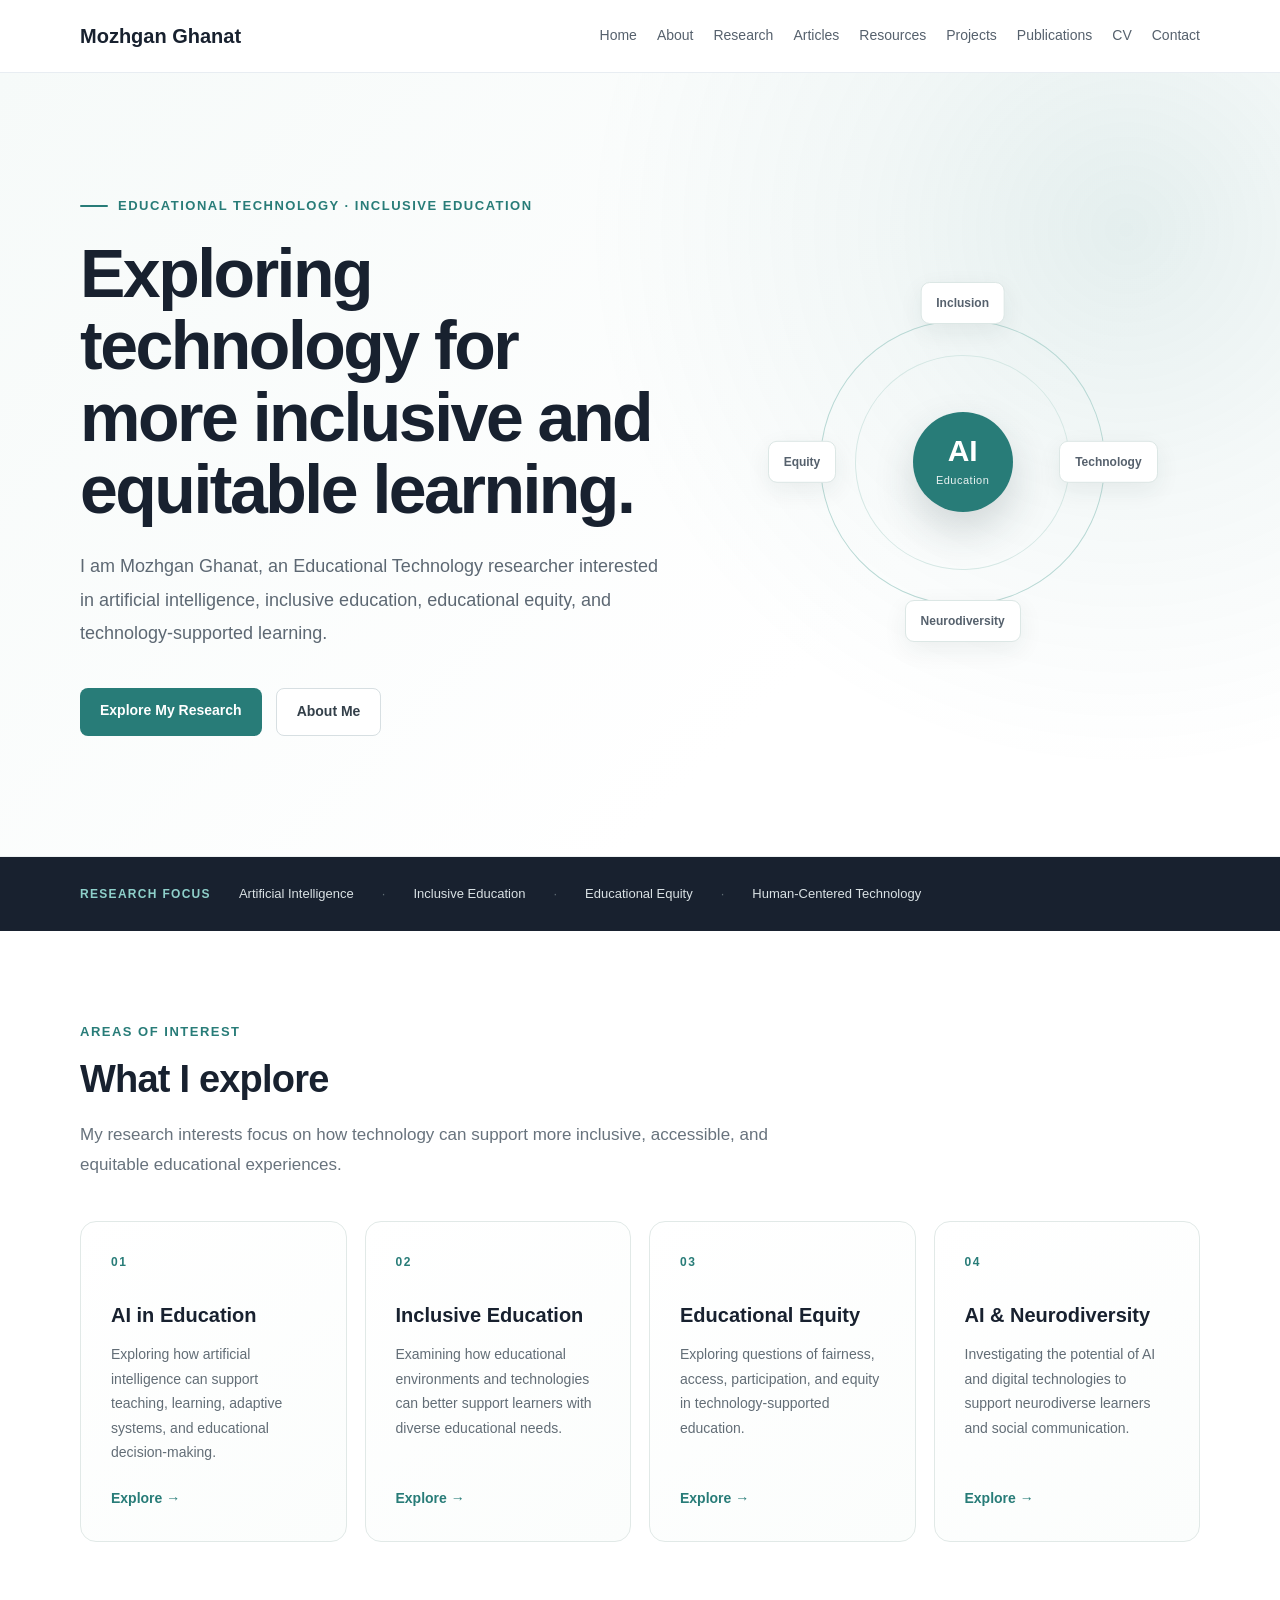
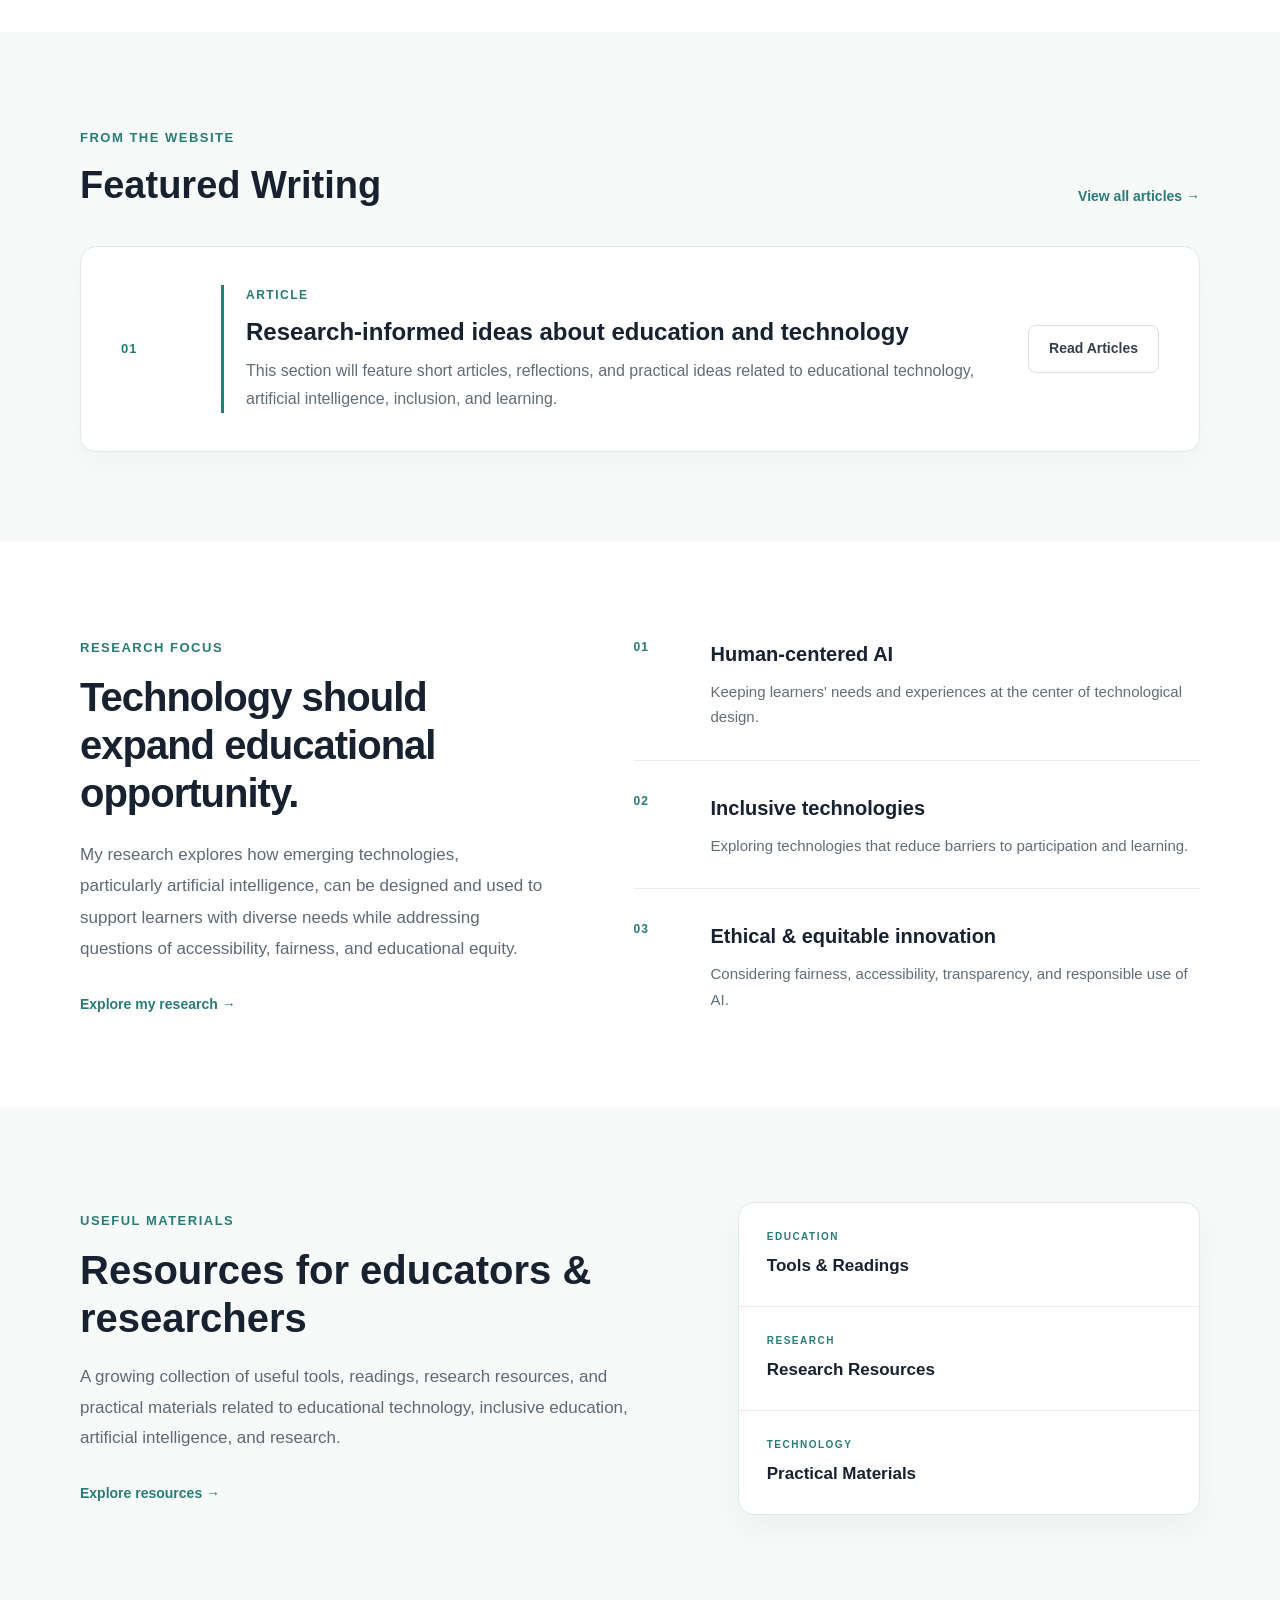
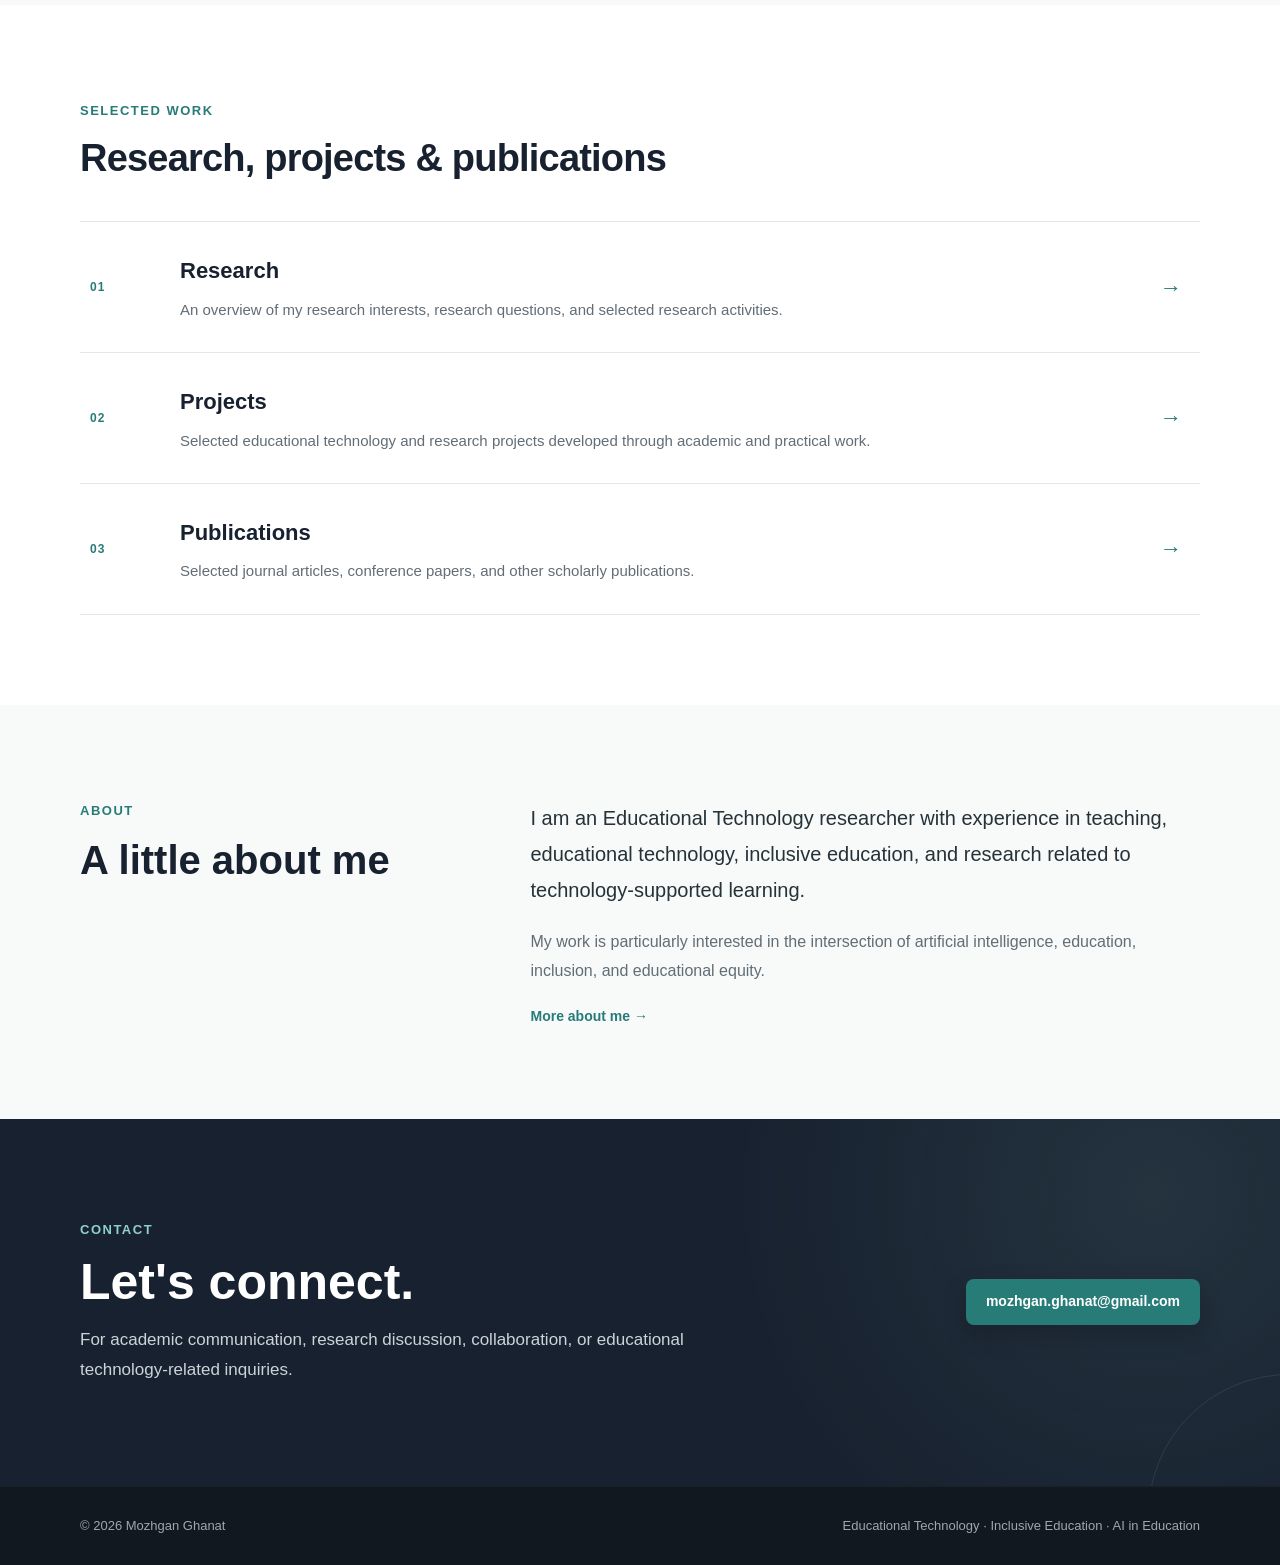
<file: index.html>
<!DOCTYPE html>
<html lang="en">

<head>

    <meta charset="UTF-8">

    <meta name="viewport"
          content="width=device-width, initial-scale=1.0">

    <meta name="description"
          content="Mozhgan Ghanat — Educational Technology, AI in Education, Inclusive Education and Educational Equity.">

    <title>Mozhgan Ghanat | Educational Technology</title>

    <link rel="stylesheet" href="css/style.css">

</head>


<body>


<!-- =================================
     Navigation
================================= -->

<header class="site-header">

    <div class="container nav-container">

        <a href="index.html" class="site-name">
            Mozhgan Ghanat
        </a>

        <nav>

            <a href="index.html">Home</a>

            <a href="about.html">About</a>

            <a href="research.html">Research</a>

            <a href="articles.html">Articles</a>

            <a href="resources.html">Resources</a>

            <a href="projects.html">Projects</a>

            <a href="publications.html">Publications</a>

            <a href="cv.html">CV</a>

            <a href="contact.html">Contact</a>

        </nav>

    </div>

</header>



<!-- =================================
     Home Hero
================================= -->

<section class="home-hero">

    <div class="container home-hero-grid">


        <div class="home-hero-content">

            <p class="eyebrow">
                Educational Technology · Inclusive Education
            </p>

            <h1>
                Exploring technology for
                more inclusive and
                equitable learning.
            </h1>

            <p class="home-hero-text">
                I am Mozhgan Ghanat, an Educational Technology
                researcher interested in artificial intelligence,
                inclusive education, educational equity, and
                technology-supported learning.
            </p>


            <div class="hero-buttons">

                <a href="research.html"
                   class="button primary">

                    Explore My Research

                </a>


                <a href="about.html"
                   class="button secondary">

                    About Me

                </a>

            </div>

        </div>



        <!-- Visual Research Map -->

        <div class="home-research-visual">

            <div class="home-visual-orbit orbit-one"></div>

            <div class="home-visual-orbit orbit-two"></div>


            <div class="home-visual-center">

                <span>
                    AI
                </span>

                <small>
                    Education
                </small>

            </div>


            <div class="home-visual-label label-top">
                Inclusion
            </div>

            <div class="home-visual-label label-left">
                Equity
            </div>

            <div class="home-visual-label label-right">
                Technology
            </div>

            <div class="home-visual-label label-bottom">
                Neurodiversity
            </div>

        </div>


    </div>

</section>



<!-- =================================
     Research Focus Strip
================================= -->

<section class="home-focus">

    <div class="container home-focus-inner">

        <p>
            Research focus
        </p>

        <span>Artificial Intelligence</span>

        <span>Inclusive Education</span>

        <span>Educational Equity</span>

        <span>Human-Centered Technology</span>

    </div>

</section>



<!-- =================================
     Areas of Interest
================================= -->

<section class="section home-interests">

    <div class="container">


        <div class="section-heading home-section-heading">

            <p class="eyebrow">
                Areas of Interest
            </p>

            <h2>
                What I explore
            </h2>

            <p>
                My research interests focus on how technology can
                support more inclusive, accessible, and equitable
                educational experiences.
            </p>

        </div>



        <div class="home-interest-grid">


            <article class="home-interest-card">

                <span class="interest-number">
                    01
                </span>

                <h3>
                    AI in Education
                </h3>

                <p>
                    Exploring how artificial intelligence can support
                    teaching, learning, adaptive systems, and
                    educational decision-making.
                </p>

                <a href="research.html"
                   class="text-link">

                    Explore →

                </a>

            </article>



            <article class="home-interest-card">

                <span class="interest-number">
                    02
                </span>

                <h3>
                    Inclusive Education
                </h3>

                <p>
                    Examining how educational environments and
                    technologies can better support learners with
                    diverse educational needs.
                </p>

                <a href="research.html"
                   class="text-link">

                    Explore →

                </a>

            </article>



            <article class="home-interest-card">

                <span class="interest-number">
                    03
                </span>

                <h3>
                    Educational Equity
                </h3>

                <p>
                    Exploring questions of fairness, access,
                    participation, and equity in technology-supported
                    education.
                </p>

                <a href="research.html"
                   class="text-link">

                    Explore →

                </a>

            </article>



            <article class="home-interest-card">

                <span class="interest-number">
                    04
                </span>

                <h3>
                    AI & Neurodiversity
                </h3>

                <p>
                    Investigating the potential of AI and digital
                    technologies to support neurodiverse learners
                    and social communication.
                </p>

                <a href="research.html"
                   class="text-link">

                    Explore →

                </a>

            </article>


        </div>

    </div>

</section>



<!-- =================================
     Featured Writing
================================= -->

<section class="section light-section home-writing">

    <div class="container">


        <div class="home-writing-header">

            <div>

                <p class="eyebrow">
                    From the Website
                </p>

                <h2>
                    Featured Writing
                </h2>

            </div>


            <a href="articles.html"
               class="text-link">

                View all articles →

            </a>

        </div>



        <div class="home-featured-article">


            <div class="featured-article-number">
                01
            </div>


            <div class="featured-article-content">

                <p class="article-label">
                    ARTICLE
                </p>

                <h3>
                    Research-informed ideas about
                    education and technology
                </h3>

                <p>
                    This section will feature short articles,
                    reflections, and practical ideas related to
                    educational technology, artificial intelligence,
                    inclusion, and learning.
                </p>

            </div>


            <div class="featured-article-action">

                <a href="articles.html"
                   class="button secondary">

                    Read Articles

                </a>

            </div>


        </div>

    </div>

</section>



<!-- =================================
     Research Focus
================================= -->

<section class="section home-research-section">

    <div class="container home-research-grid">


        <div class="home-research-intro">

            <p class="eyebrow">
                Research Focus
            </p>

            <h2>
                Technology should expand
                educational opportunity.
            </h2>

            <p>
                My research explores how emerging technologies,
                particularly artificial intelligence, can be
                designed and used to support learners with diverse
                needs while addressing questions of accessibility,
                fairness, and educational equity.
            </p>

            <a href="research.html"
               class="text-link">

                Explore my research →

            </a>

        </div>



        <div class="home-research-points">


            <div class="home-research-point">

                <span>
                    01
                </span>

                <div>

                    <h3>
                        Human-centered AI
                    </h3>

                    <p>
                        Keeping learners' needs and experiences
                        at the center of technological design.
                    </p>

                </div>

            </div>



            <div class="home-research-point">

                <span>
                    02
                </span>

                <div>

                    <h3>
                        Inclusive technologies
                    </h3>

                    <p>
                        Exploring technologies that reduce
                        barriers to participation and learning.
                    </p>

                </div>

            </div>



            <div class="home-research-point">

                <span>
                    03
                </span>

                <div>

                    <h3>
                        Ethical & equitable innovation
                    </h3>

                    <p>
                        Considering fairness, accessibility,
                        transparency, and responsible use of AI.
                    </p>

                </div>

            </div>


        </div>

    </div>

</section>



<!-- =================================
     Resources
================================= -->

<section class="section light-section home-resources">

    <div class="container home-resources-grid">


        <div>

            <p class="eyebrow">
                Useful Materials
            </p>

            <h2>
                Resources for educators
                & researchers
            </h2>

            <p>
                A growing collection of useful tools, readings,
                research resources, and practical materials related
                to educational technology, inclusive education,
                artificial intelligence, and research.
            </p>

            <a href="resources.html"
               class="text-link">

                Explore resources →

            </a>

        </div>



        <div class="home-resource-panel">

            <div>

                <span>
                    EDUCATION
                </span>

                <strong>
                    Tools & Readings
                </strong>

            </div>


            <div>

                <span>
                    RESEARCH
                </span>

                <strong>
                    Research Resources
                </strong>

            </div>


            <div>

                <span>
                    TECHNOLOGY
                </span>

                <strong>
                    Practical Materials
                </strong>

            </div>

        </div>


    </div>

</section>



<!-- =================================
     Selected Work
================================= -->

<section class="section home-work">

    <div class="container">


        <div class="section-heading">

            <p class="eyebrow">
                Selected Work
            </p>

            <h2>
                Research, projects & publications
            </h2>

        </div>



        <div class="home-work-list">


            <a href="research.html"
               class="home-work-item">

                <div class="home-work-number">
                    01
                </div>

                <div class="home-work-content">

                    <h3>
                        Research
                    </h3>

                    <p>
                        An overview of my research interests,
                        research questions, and selected
                        research activities.
                    </p>

                </div>

                <span class="home-work-arrow">
                    →
                </span>

            </a>



            <a href="projects.html"
               class="home-work-item">

                <div class="home-work-number">
                    02
                </div>

                <div class="home-work-content">

                    <h3>
                        Projects
                    </h3>

                    <p>
                        Selected educational technology and
                        research projects developed through
                        academic and practical work.
                    </p>

                </div>

                <span class="home-work-arrow">
                    →
                </span>

            </a>



            <a href="publications.html"
               class="home-work-item">

                <div class="home-work-number">
                    03
                </div>

                <div class="home-work-content">

                    <h3>
                        Publications
                    </h3>

                    <p>
                        Selected journal articles, conference
                        papers, and other scholarly publications.
                    </p>

                </div>

                <span class="home-work-arrow">
                    →
                </span>

            </a>


        </div>

    </div>

</section>



<!-- =================================
     About
================================= -->

<section class="section light-section home-about">

    <div class="container home-about-grid">


        <div>

            <p class="eyebrow">
                About
            </p>

            <h2>
                A little about me
            </h2>

        </div>


        <div>

            <p class="home-about-lead">
                I am an Educational Technology researcher with
                experience in teaching, educational technology,
                inclusive education, and research related to
                technology-supported learning.
            </p>

            <p>
                My work is particularly interested in the
                intersection of artificial intelligence, education,
                inclusion, and educational equity.
            </p>

            <a href="about.html"
               class="text-link">

                More about me →

            </a>

        </div>

    </div>

</section>



<!-- =================================
     Contact
================================= -->

<section class="contact-section home-contact">

    <div class="container home-contact-inner">


        <div>

            <p class="eyebrow">
                Contact
            </p>

            <h2>
                Let's connect.
            </h2>

            <p>
                For academic communication, research discussion,
                collaboration, or educational technology-related
                inquiries.
            </p>

        </div>


        <a href="mailto:mozhgan.ghanat@gmail.com"
           class="button primary">

            mozhgan.ghanat@gmail.com

        </a>


    </div>

</section>



<!-- =================================
     Footer
================================= -->

<footer>

    <div class="container footer-content">

        <p>
            © 2026 Mozhgan Ghanat
        </p>

        <p>
            Educational Technology · Inclusive Education · AI in Education
        </p>

    </div>

</footer>


</body>

</html>
</file>
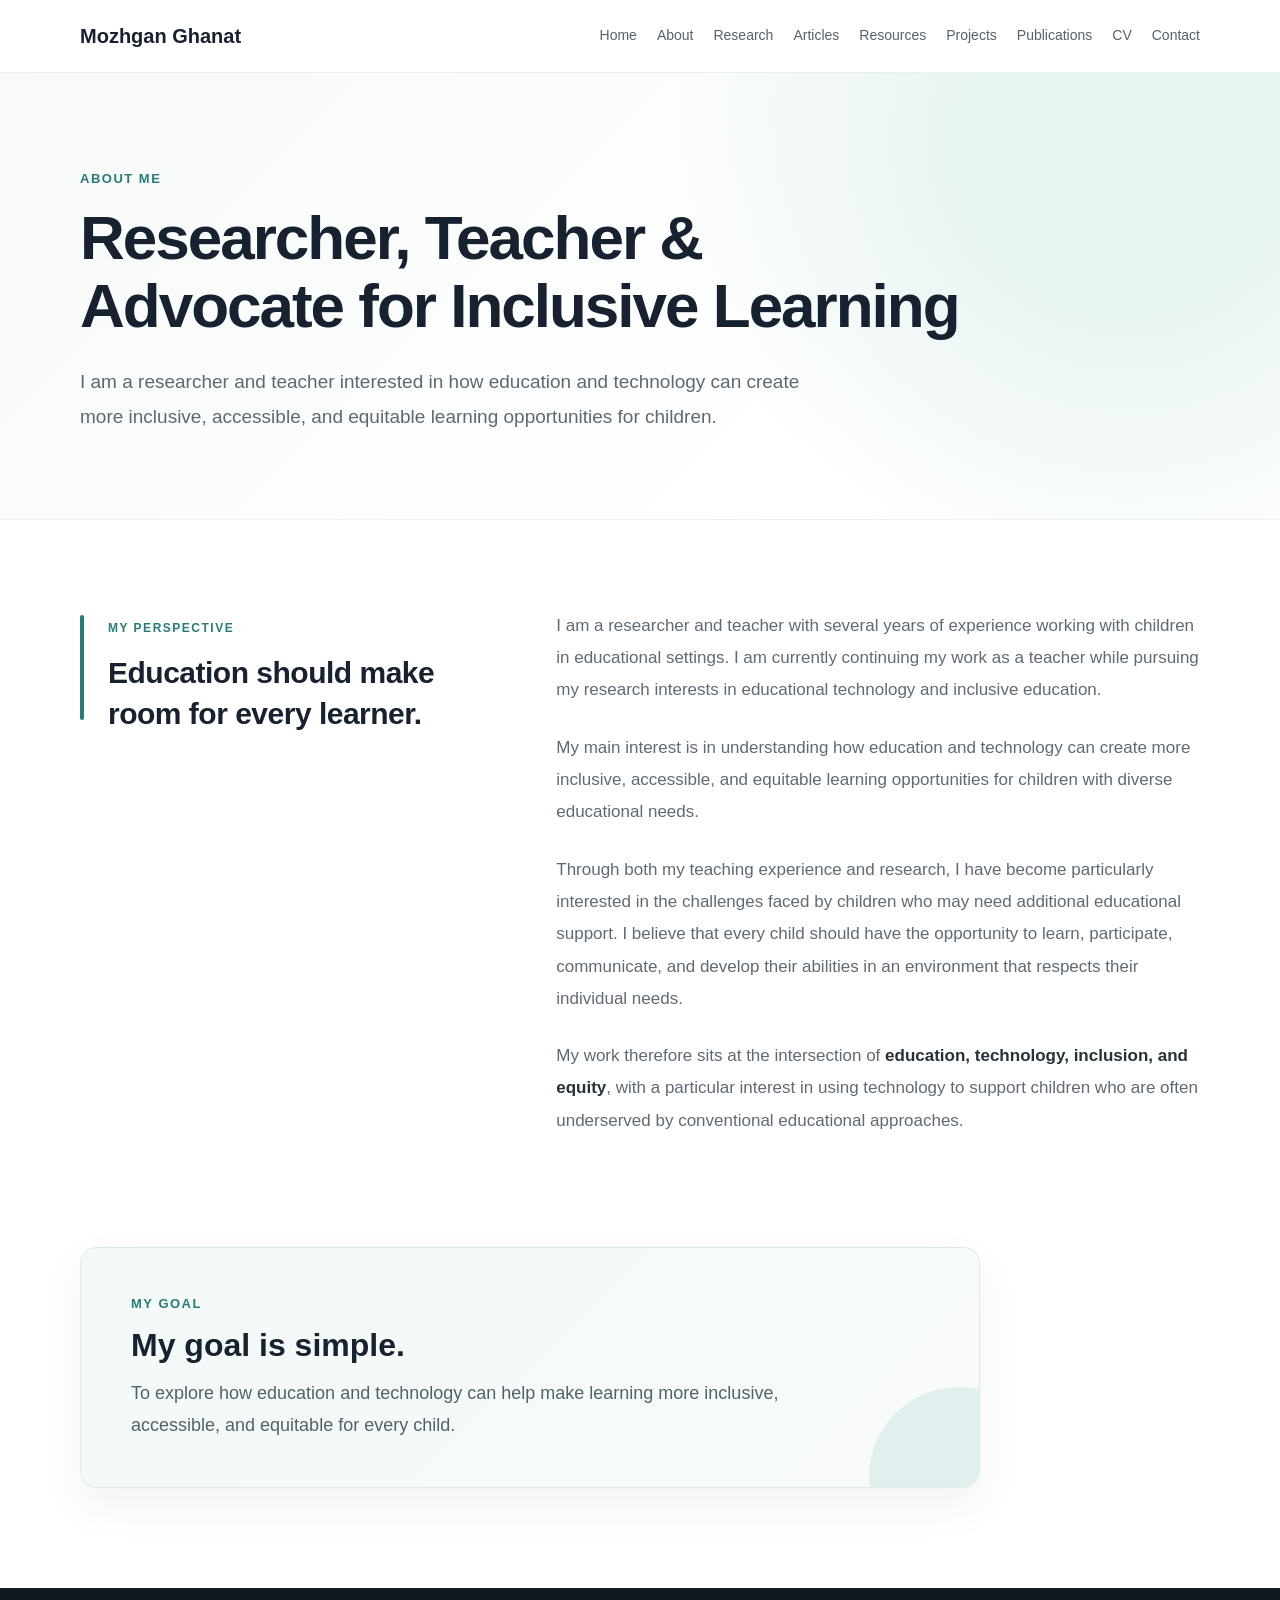
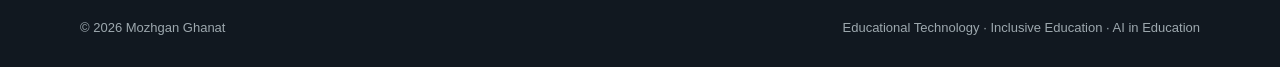
<file: about.html>
<!DOCTYPE html>
<html lang="en">

<head>

    <meta charset="UTF-8">

    <meta name="viewport" content="width=device-width, initial-scale=1.0">

    <meta name="description"
          content="About Mozhgan Ghanat — Researcher and teacher interested in inclusive education, educational technology, and equity.">

    <title>About | Mozhgan Ghanat</title>

    <link rel="stylesheet" href="css/style.css">

</head>


<body>


<header class="site-header">

    <div class="container nav-container">

        <a href="index.html" class="site-name">
            Mozhgan Ghanat
        </a>

        <nav>

            <a href="index.html">Home</a>

            <a href="about.html">About</a>

            <a href="research.html">Research</a>

            <a href="articles.html">Articles</a>

            <a href="resources.html">Resources</a>

            <a href="projects.html">Projects</a>

            <a href="publications.html">Publications</a>

            <a href="cv.html">CV</a>

            <a href="contact.html">Contact</a>

        </nav>

    </div>

</header>



<main>


    <!-- About Hero -->

    <section class="about-hero">

        <div class="container">

            <p class="eyebrow">
                About Me
            </p>

            <h1>
                Researcher, Teacher &amp;<br>
                Advocate for Inclusive Learning
            </h1>

            <p class="about-intro">
                I am a researcher and teacher interested in how education
                and technology can create more inclusive, accessible,
                and equitable learning opportunities for children.
            </p>

        </div>

    </section>



    <!-- About Content -->

    <section class="section about-main">

        <div class="container about-layout">


            <div class="about-side">

                <div class="about-accent"></div>

                <p class="about-side-label">
                    My perspective
                </p>

                <h2>
                    Education should make room for every learner.
                </h2>

            </div>



            <div class="about-text">

                <p>
                    I am a researcher and teacher with several years of
                    experience working with children in educational settings.
                    I am currently continuing my work as a teacher while
                    pursuing my research interests in educational technology
                    and inclusive education.
                </p>

                <p>
                    My main interest is in understanding how education and
                    technology can create more inclusive, accessible, and
                    equitable learning opportunities for children with
                    diverse educational needs.
                </p>

                <p>
                    Through both my teaching experience and research, I have
                    become particularly interested in the challenges faced
                    by children who may need additional educational support.
                    I believe that every child should have the opportunity
                    to learn, participate, communicate, and develop their
                    abilities in an environment that respects their
                    individual needs.
                </p>

                <p>
                    My work therefore sits at the intersection of
                    <strong>education, technology, inclusion, and equity</strong>,
                    with a particular interest in using technology to support
                    children who are often underserved by conventional
                    educational approaches.
                </p>

            </div>

        </div>

    </section>



    <!-- Goal -->

    <section class="about-goal">

        <div class="container">

            <div class="goal-card">

                <p class="eyebrow">
                    My Goal
                </p>

                <h2>
                    My goal is simple.
                </h2>

                <p>
                    To explore how education and technology can help make
                    learning more inclusive, accessible, and equitable
                    for every child.
                </p>

            </div>

        </div>

    </section>



</main>



<footer>

    <div class="container footer-content">

        <p>
            © 2026 Mozhgan Ghanat
        </p>

        <p>
            Educational Technology · Inclusive Education · AI in Education
        </p>

    </div>

</footer>


</body>

</html>
</file>
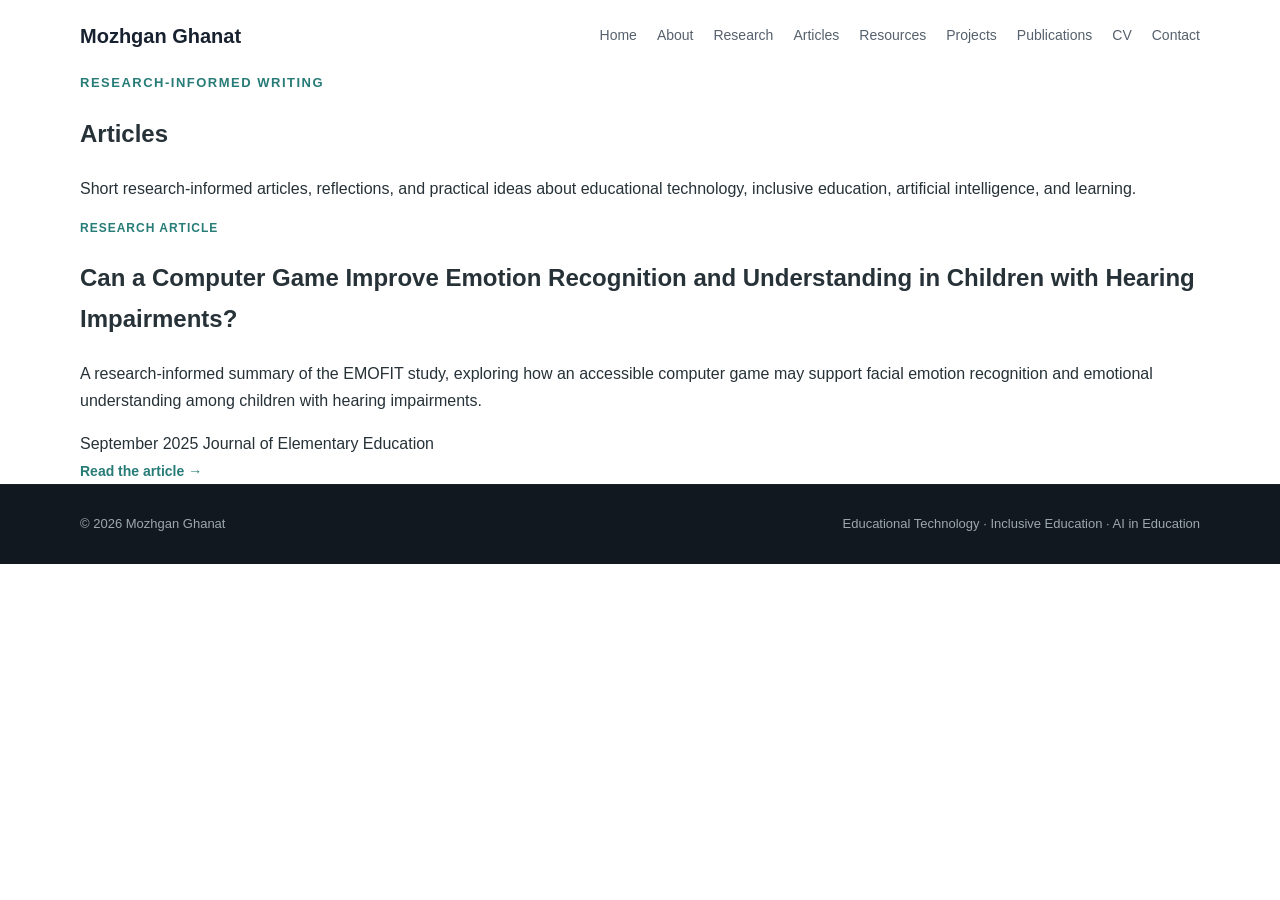
<file: articles.html>
<!DOCTYPE html>
<html lang="en">

<head>

    <meta charset="UTF-8">

    <meta name="viewport"
          content="width=device-width, initial-scale=1.0">

    <meta name="description"
          content="Research-informed articles and reflections by Mozhgan Ghanat on educational technology, AI in education, inclusive education, and educational equity.">

    <title>Articles | Mozhgan Ghanat</title>

    <link rel="stylesheet" href="css/style.css">

</head>


<body>


<header>

    <div class="container nav-container">

        <a href="index.html" class="site-name">
            Mozhgan Ghanat
        </a>

        <nav>

            <a href="index.html">Home</a>

            <a href="about.html">About</a>

            <a href="research.html">Research</a>

            <a href="articles.html">Articles</a>

            <a href="resources.html">Resources</a>

            <a href="projects.html">Projects</a>

            <a href="publications.html">Publications</a>

            <a href="cv.html">CV</a>

            <a href="contact.html">Contact</a>

        </nav>

    </div>

</header>



<main>


<section class="page-header">

    <div class="container">

        <p class="eyebrow">
            Research-Informed Writing
        </p>

        <h1>
            Articles
        </h1>

        <p>
            Short research-informed articles, reflections,
            and practical ideas about educational technology,
            inclusive education, artificial intelligence,
            and learning.
        </p>

    </div>

</section>



<section>

    <div class="container">

        <div class="article-list">


            <article class="article-card">

                <p class="article-label">
                    RESEARCH ARTICLE
                </p>

                <h2>
                    Can a Computer Game Improve Emotion Recognition
                    and Understanding in Children with Hearing Impairments?
                </h2>

                <p>
                    A research-informed summary of the EMOFIT study,
                    exploring how an accessible computer game may support
                    facial emotion recognition and emotional understanding
                    among children with hearing impairments.
                </p>

                <div class="article-meta">

                    <span>
                        September 2025
                    </span>

                    <span>
                        Journal of Elementary Education
                    </span>

                </div>

                <a href="emofit.html" class="text-link">
                    Read the article →
                </a>

            </article>


        </div>

    </div>

</section>



</main>



<footer>

    <div class="container footer-content">

        <p>
            © 2026 Mozhgan Ghanat
        </p>

        <p>
            Educational Technology · Inclusive Education · AI in Education
        </p>

    </div>

</footer>


</body>

</html>
</file>
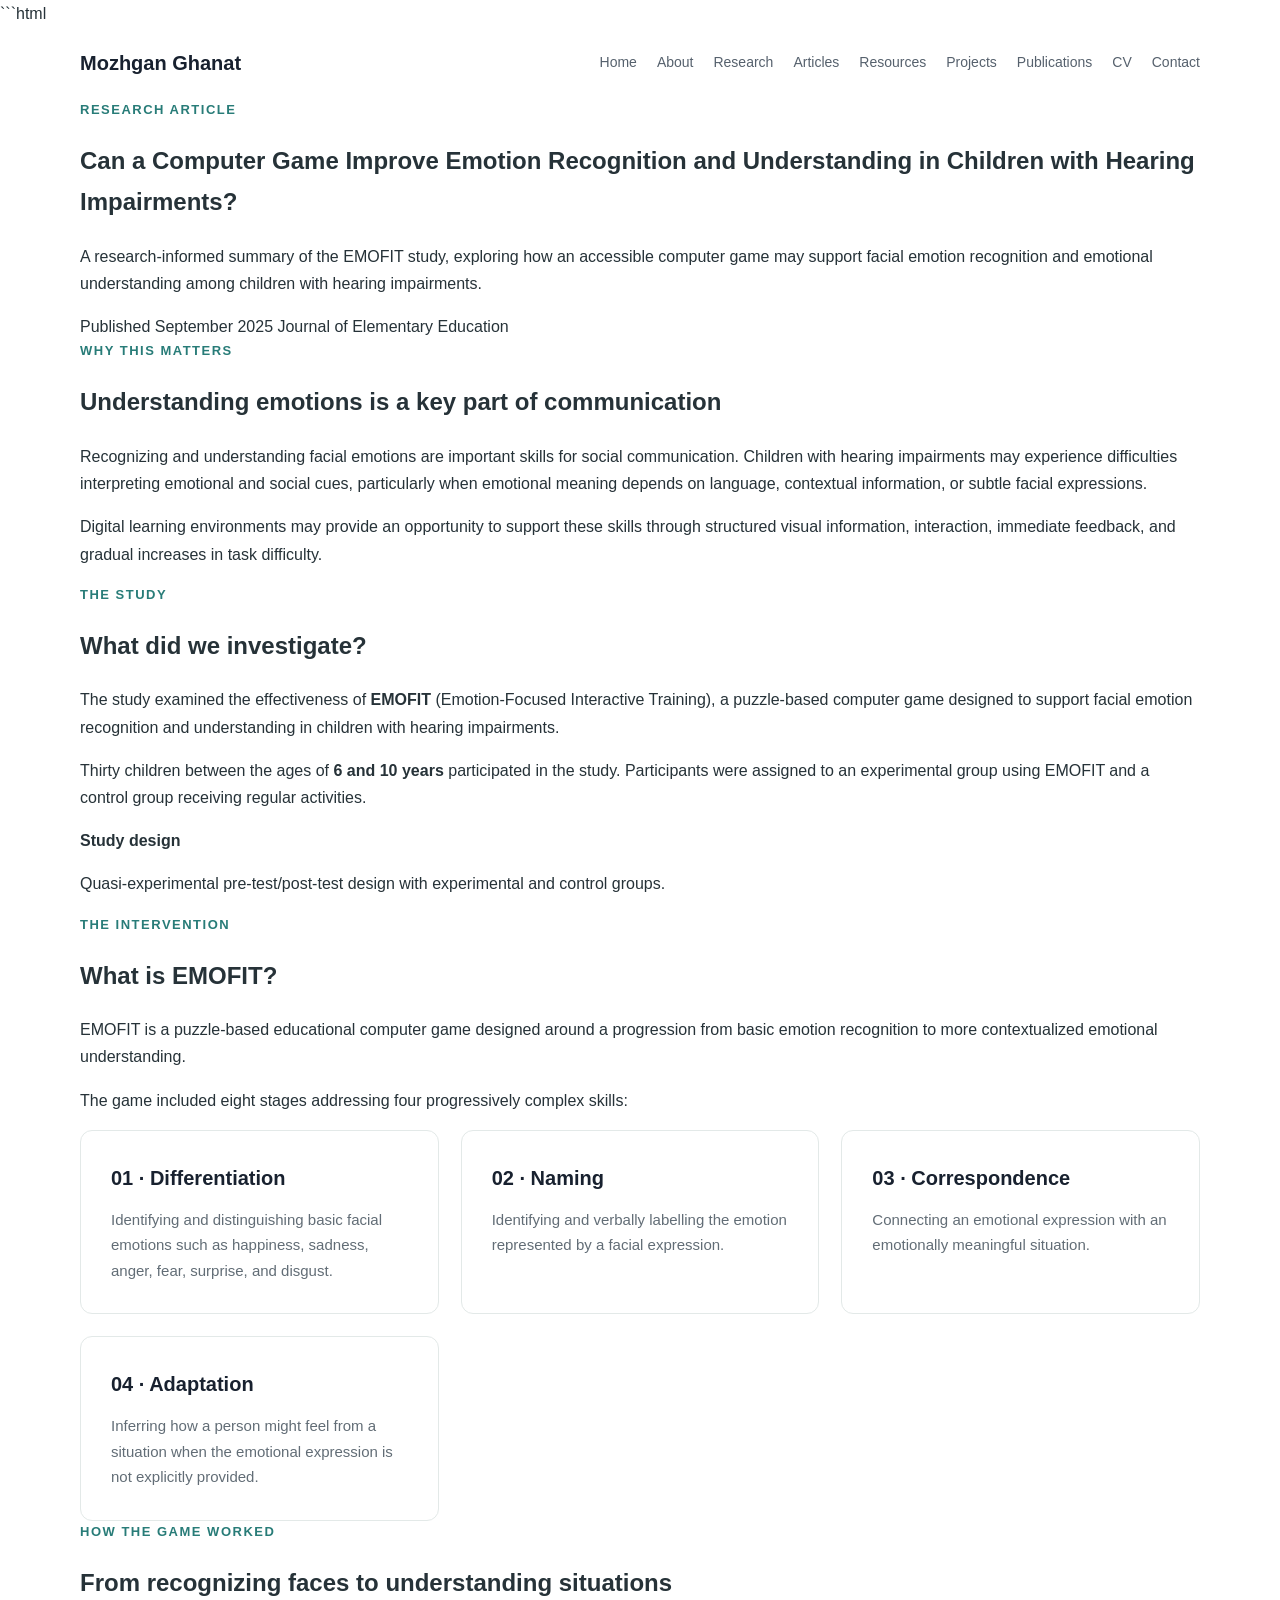
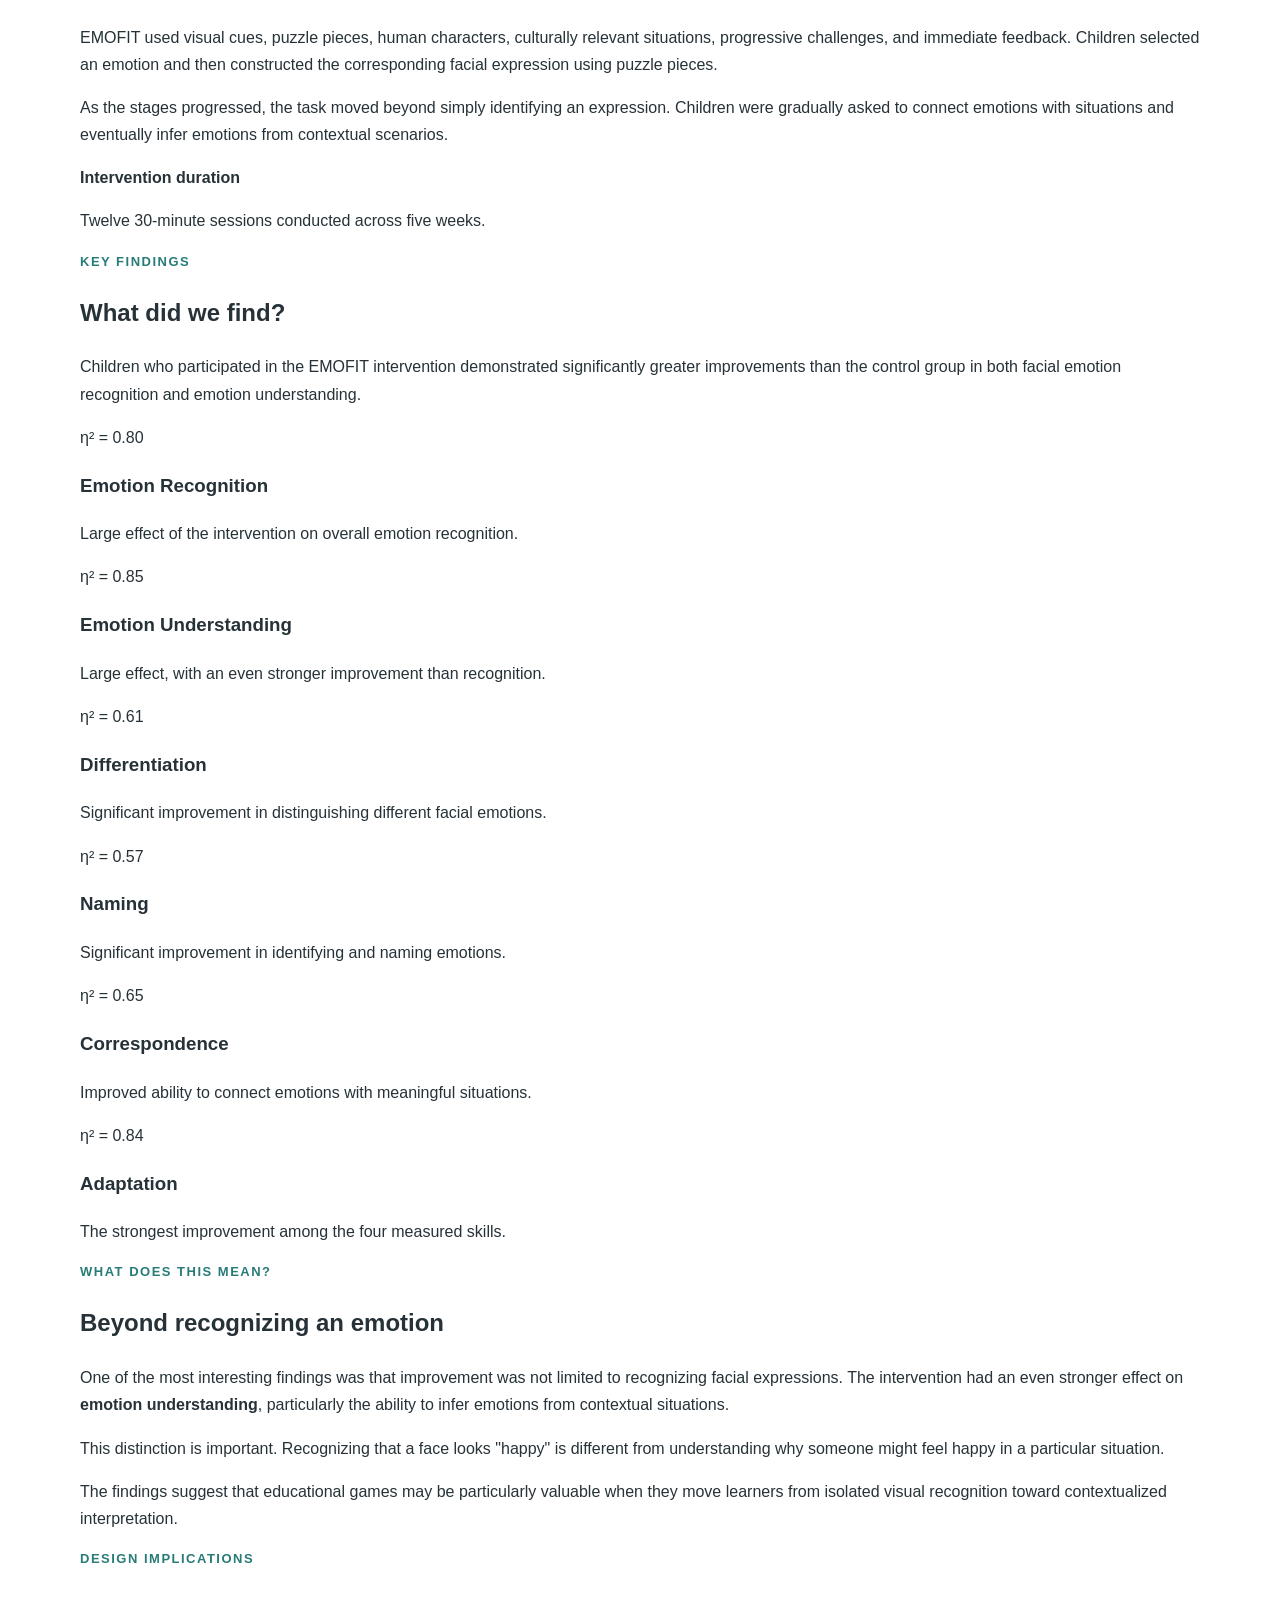
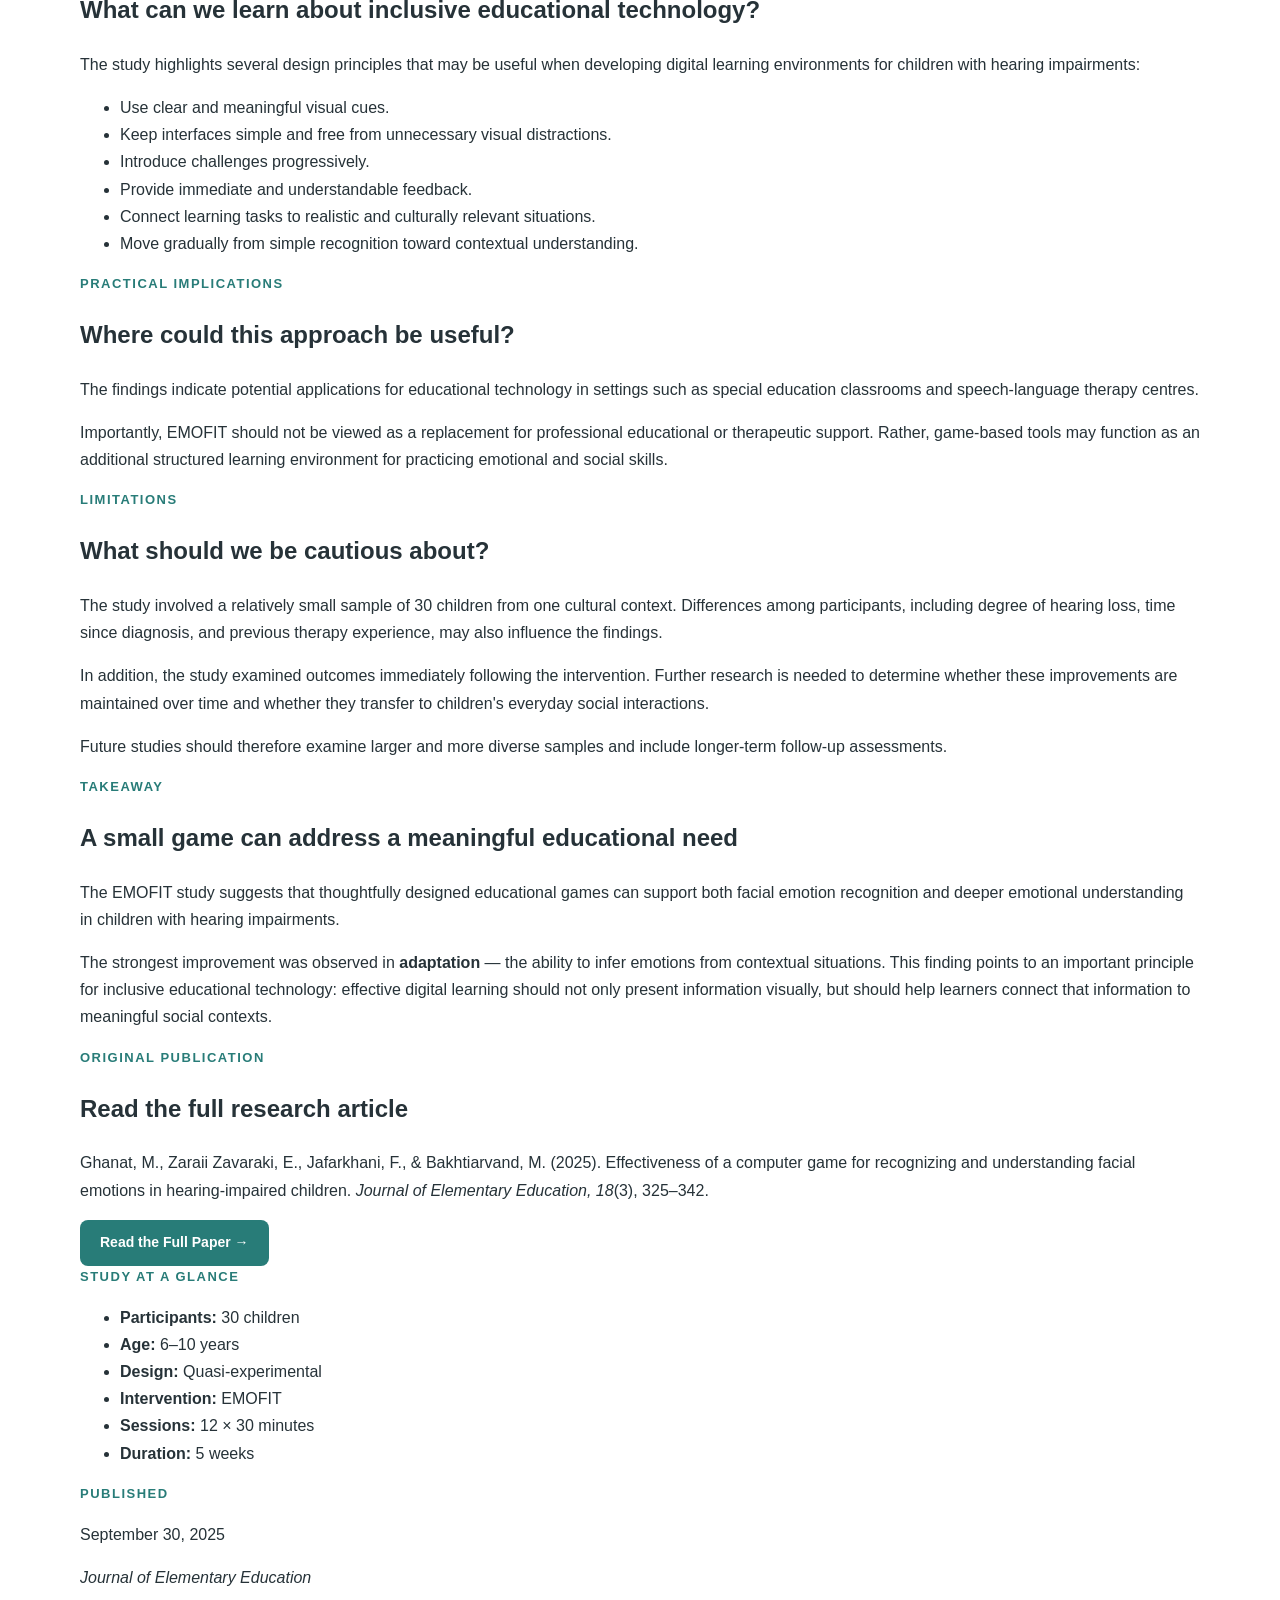
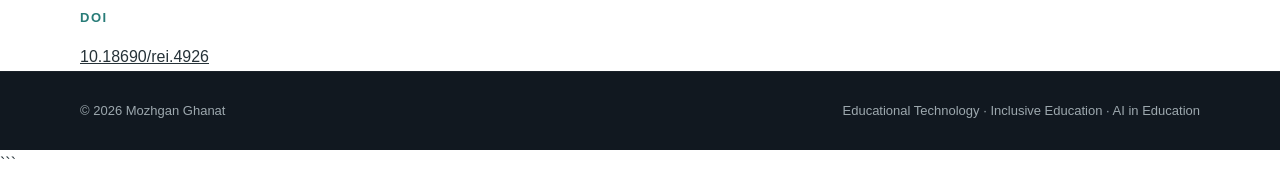
<file: emofit.html>
```html
<!DOCTYPE html>
<html lang="en">

<head>

    <meta charset="UTF-8">

    <meta name="viewport"
          content="width=device-width, initial-scale=1.0">

    <meta name="description"
          content="A research-informed summary of the EMOFIT study examining the effectiveness of a computer game for facial emotion recognition and understanding in children with hearing impairments.">

    <title>EMOFIT: Computer Game for Emotion Recognition | Mozhgan Ghanat</title>

    <link rel="stylesheet" href="css/style.css">

</head>


<body>


<!-- =========================
     NAVIGATION
========================= -->

<header>

    <div class="container nav-container">

        <a href="index.html" class="site-name">
            Mozhgan Ghanat
        </a>

        <nav>

            <a href="index.html">Home</a>

            <a href="about.html">About</a>

            <a href="research.html">Research</a>

            <a href="articles.html">Articles</a>

            <a href="resources.html">Resources</a>

            <a href="projects.html">Projects</a>

            <a href="publications.html">Publications</a>

            <a href="cv.html">CV</a>

            <a href="contact.html">Contact</a>

        </nav>

    </div>

</header>



<!-- =========================
     ARTICLE HEADER
========================= -->

<main>

<section class="article-hero">

    <div class="container">

        <p class="eyebrow">
            RESEARCH ARTICLE
        </p>

        <h1>
            Can a Computer Game Improve
            Emotion Recognition and Understanding
            in Children with Hearing Impairments?
        </h1>

        <p class="article-intro">

            A research-informed summary of the EMOFIT study,
            exploring how an accessible computer game may support
            facial emotion recognition and emotional understanding
            among children with hearing impairments.

        </p>

        <div class="article-meta">

            <span>
                Published September 2025
            </span>

            <span>
                Journal of Elementary Education
            </span>

        </div>

    </div>

</section>



<!-- =========================
     ARTICLE CONTENT
========================= -->

<section class="article-content">

    <div class="container article-layout">


        <!-- MAIN CONTENT -->

        <article>


            <section>

                <p class="eyebrow">
                    Why this matters
                </p>

                <h2>
                    Understanding emotions is a key part of communication
                </h2>

                <p>

                    Recognizing and understanding facial emotions are
                    important skills for social communication. Children
                    with hearing impairments may experience difficulties
                    interpreting emotional and social cues, particularly
                    when emotional meaning depends on language,
                    contextual information, or subtle facial expressions.

                </p>

                <p>

                    Digital learning environments may provide an
                    opportunity to support these skills through
                    structured visual information, interaction,
                    immediate feedback, and gradual increases in
                    task difficulty.

                </p>

            </section>



            <section>

                <p class="eyebrow">
                    The study
                </p>

                <h2>
                    What did we investigate?
                </h2>

                <p>

                    The study examined the effectiveness of
                    <strong>EMOFIT</strong>
                    (Emotion-Focused Interactive Training), a
                    puzzle-based computer game designed to support
                    facial emotion recognition and understanding in
                    children with hearing impairments.

                </p>

                <p>

                    Thirty children between the ages of
                    <strong>6 and 10 years</strong>
                    participated in the study. Participants were
                    assigned to an experimental group using EMOFIT
                    and a control group receiving regular activities.

                </p>

                <div class="highlight-box">

                    <strong>Study design</strong>

                    <p>
                        Quasi-experimental pre-test/post-test design
                        with experimental and control groups.
                    </p>

                </div>

            </section>



            <section>

                <p class="eyebrow">
                    The intervention
                </p>

                <h2>
                    What is EMOFIT?
                </h2>

                <p>

                    EMOFIT is a puzzle-based educational computer game
                    designed around a progression from basic emotion
                    recognition to more contextualized emotional
                    understanding.

                </p>

                <p>
                    The game included eight stages addressing four
                    progressively complex skills:
                </p>


                <div class="cards">


                    <div class="card">

                        <h3>
                            01 · Differentiation
                        </h3>

                        <p>
                            Identifying and distinguishing basic facial
                            emotions such as happiness, sadness, anger,
                            fear, surprise, and disgust.
                        </p>

                    </div>


                    <div class="card">

                        <h3>
                            02 · Naming
                        </h3>

                        <p>
                            Identifying and verbally labelling the
                            emotion represented by a facial expression.
                        </p>

                    </div>


                    <div class="card">

                        <h3>
                            03 · Correspondence
                        </h3>

                        <p>
                            Connecting an emotional expression with
                            an emotionally meaningful situation.
                        </p>

                    </div>


                    <div class="card">

                        <h3>
                            04 · Adaptation
                        </h3>

                        <p>
                            Inferring how a person might feel from a
                            situation when the emotional expression is
                            not explicitly provided.
                        </p>

                    </div>


                </div>

            </section>



            <section>

                <p class="eyebrow">
                    How the game worked
                </p>

                <h2>
                    From recognizing faces to understanding situations
                </h2>

                <p>

                    EMOFIT used visual cues, puzzle pieces, human
                    characters, culturally relevant situations,
                    progressive challenges, and immediate feedback.

                    Children selected an emotion and then constructed
                    the corresponding facial expression using puzzle
                    pieces.

                </p>

                <p>

                    As the stages progressed, the task moved beyond
                    simply identifying an expression. Children were
                    gradually asked to connect emotions with
                    situations and eventually infer emotions from
                    contextual scenarios.

                </p>

                <div class="highlight-box">

                    <strong>Intervention duration</strong>

                    <p>
                        Twelve 30-minute sessions conducted across
                        five weeks.
                    </p>

                </div>

            </section>



            <section>

                <p class="eyebrow">
                    Key findings
                </p>

                <h2>
                    What did we find?
                </h2>

                <p>

                    Children who participated in the EMOFIT intervention
                    demonstrated significantly greater improvements
                    than the control group in both facial emotion
                    recognition and emotion understanding.

                </p>


                <div class="result-grid">


                    <div class="result-card">

                        <span class="result-number">
                            η² = 0.80
                        </span>

                        <h3>
                            Emotion Recognition
                        </h3>

                        <p>
                            Large effect of the intervention on
                            overall emotion recognition.
                        </p>

                    </div>


                    <div class="result-card">

                        <span class="result-number">
                            η² = 0.85
                        </span>

                        <h3>
                            Emotion Understanding
                        </h3>

                        <p>
                            Large effect, with an even stronger
                            improvement than recognition.
                        </p>

                    </div>


                    <div class="result-card">

                        <span class="result-number">
                            η² = 0.61
                        </span>

                        <h3>
                            Differentiation
                        </h3>

                        <p>
                            Significant improvement in distinguishing
                            different facial emotions.
                        </p>

                    </div>


                    <div class="result-card">

                        <span class="result-number">
                            η² = 0.57
                        </span>

                        <h3>
                            Naming
                        </h3>

                        <p>
                            Significant improvement in identifying
                            and naming emotions.
                        </p>

                    </div>


                    <div class="result-card">

                        <span class="result-number">
                            η² = 0.65
                        </span>

                        <h3>
                            Correspondence
                        </h3>

                        <p>
                            Improved ability to connect emotions
                            with meaningful situations.
                        </p>

                    </div>


                    <div class="result-card">

                        <span class="result-number">
                            η² = 0.84
                        </span>

                        <h3>
                            Adaptation
                        </h3>

                        <p>
                            The strongest improvement among the
                            four measured skills.
                        </p>

                    </div>


                </div>

            </section>



            <section>

                <p class="eyebrow">
                    What does this mean?
                </p>

                <h2>
                    Beyond recognizing an emotion
                </h2>

                <p>

                    One of the most interesting findings was that
                    improvement was not limited to recognizing facial
                    expressions. The intervention had an even stronger
                    effect on <strong>emotion understanding</strong>,
                    particularly the ability to infer emotions from
                    contextual situations.

                </p>

                <p>

                    This distinction is important. Recognizing that a
                    face looks "happy" is different from understanding
                    why someone might feel happy in a particular
                    situation.

                </p>

                <p>

                    The findings suggest that educational games may be
                    particularly valuable when they move learners from
                    isolated visual recognition toward contextualized
                    interpretation.

                </p>

            </section>



            <section>

                <p class="eyebrow">
                    Design implications
                </p>

                <h2>
                    What can we learn about inclusive educational technology?
                </h2>

                <p>

                    The study highlights several design principles that
                    may be useful when developing digital learning
                    environments for children with hearing impairments:

                </p>


                <ul class="article-list">

                    <li>
                        Use clear and meaningful visual cues.
                    </li>

                    <li>
                        Keep interfaces simple and free from unnecessary
                        visual distractions.
                    </li>

                    <li>
                        Introduce challenges progressively.
                    </li>

                    <li>
                        Provide immediate and understandable feedback.
                    </li>

                    <li>
                        Connect learning tasks to realistic and
                        culturally relevant situations.
                    </li>

                    <li>
                        Move gradually from simple recognition toward
                        contextual understanding.
                    </li>

                </ul>

            </section>



            <section>

                <p class="eyebrow">
                    Practical implications
                </p>

                <h2>
                    Where could this approach be useful?
                </h2>

                <p>

                    The findings indicate potential applications for
                    educational technology in settings such as
                    special education classrooms and speech-language
                    therapy centres.

                </p>

                <p>

                    Importantly, EMOFIT should not be viewed as a
                    replacement for professional educational or
                    therapeutic support. Rather, game-based tools may
                    function as an additional structured learning
                    environment for practicing emotional and social
                    skills.

                </p>

            </section>



            <section>

                <p class="eyebrow">
                    Limitations
                </p>

                <h2>
                    What should we be cautious about?
                </h2>

                <p>

                    The study involved a relatively small sample of
                    30 children from one cultural context. Differences
                    among participants, including degree of hearing
                    loss, time since diagnosis, and previous therapy
                    experience, may also influence the findings.

                </p>

                <p>

                    In addition, the study examined outcomes immediately
                    following the intervention. Further research is
                    needed to determine whether these improvements are
                    maintained over time and whether they transfer to
                    children's everyday social interactions.

                </p>

                <p>

                    Future studies should therefore examine larger and
                    more diverse samples and include longer-term
                    follow-up assessments.

                </p>

            </section>



            <section class="article-conclusion">

                <p class="eyebrow">
                    Takeaway
                </p>

                <h2>
                    A small game can address a meaningful educational need
                </h2>

                <p>

                    The EMOFIT study suggests that thoughtfully designed
                    educational games can support both facial emotion
                    recognition and deeper emotional understanding in
                    children with hearing impairments.

                </p>

                <p>

                    The strongest improvement was observed in
                    <strong>adaptation</strong> — the ability to infer
                    emotions from contextual situations. This finding
                    points to an important principle for inclusive
                    educational technology: effective digital learning
                    should not only present information visually, but
                    should help learners connect that information to
                    meaningful social contexts.

                </p>

            </section>



            <section class="article-reference">

                <p class="eyebrow">
                    Original publication
                </p>

                <h2>
                    Read the full research article
                </h2>

                <p>

                    Ghanat, M., Zaraii Zavaraki, E., Jafarkhani, F.,
                    & Bakhtiarvand, M. (2025). Effectiveness of a
                    computer game for recognizing and understanding
                    facial emotions in hearing-impaired children.
                    <em>Journal of Elementary Education, 18</em>(3),
                    325–342.

                </p>

                <a
                    href="https://doi.org/10.18690/rei.4926"
                    target="_blank"
                    rel="noopener noreferrer"
                    class="button primary">

                    Read the Full Paper →

                </a>

            </section>


        </article>


        <!-- SIDEBAR -->

        <aside class="article-sidebar">

            <div class="sidebar-box">

                <p class="eyebrow">
                    Study at a glance
                </p>

                <ul>

                    <li>
                        <strong>Participants:</strong>
                        30 children
                    </li>

                    <li>
                        <strong>Age:</strong>
                        6–10 years
                    </li>

                    <li>
                        <strong>Design:</strong>
                        Quasi-experimental
                    </li>

                    <li>
                        <strong>Intervention:</strong>
                        EMOFIT
                    </li>

                    <li>
                        <strong>Sessions:</strong>
                        12 × 30 minutes
                    </li>

                    <li>
                        <strong>Duration:</strong>
                        5 weeks
                    </li>

                </ul>

            </div>


            <div class="sidebar-box">

                <p class="eyebrow">
                    Published
                </p>

                <p>
                    September 30, 2025
                </p>

                <p>
                    <em>
                        Journal of Elementary Education
                    </em>
                </p>

            </div>


            <div class="sidebar-box">

                <p class="eyebrow">
                    DOI
                </p>

                <a
                    href="https://doi.org/10.18690/rei.4926"
                    target="_blank"
                    rel="noopener noreferrer">

                    10.18690/rei.4926

                </a>

            </div>

        </aside>


    </div>

</section>

</main>



<!-- =========================
     FOOTER
========================= -->

<footer>

    <div class="container footer-content">

        <p>
            © 2026 Mozhgan Ghanat
        </p>

        <p>
            Educational Technology · Inclusive Education · AI in Education
        </p>

    </div>

</footer>


</body>

</html>
```
</file>
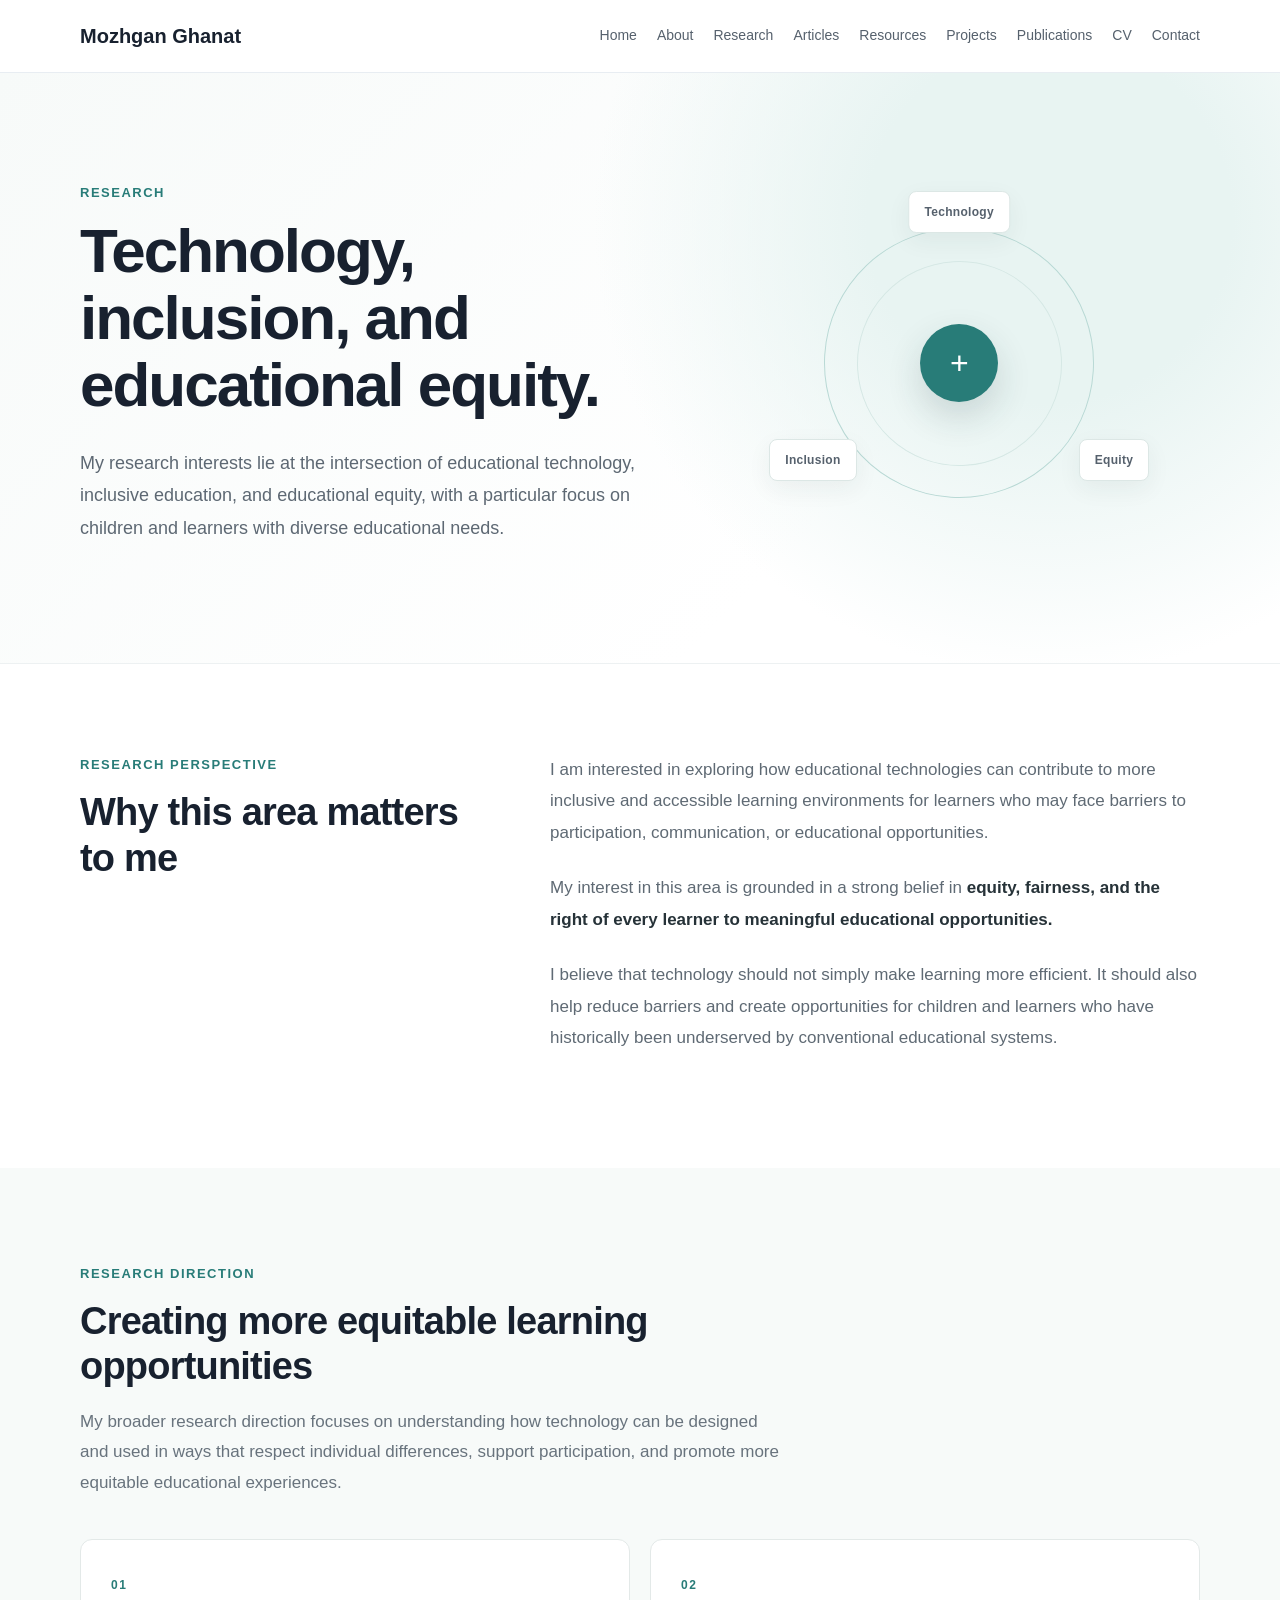
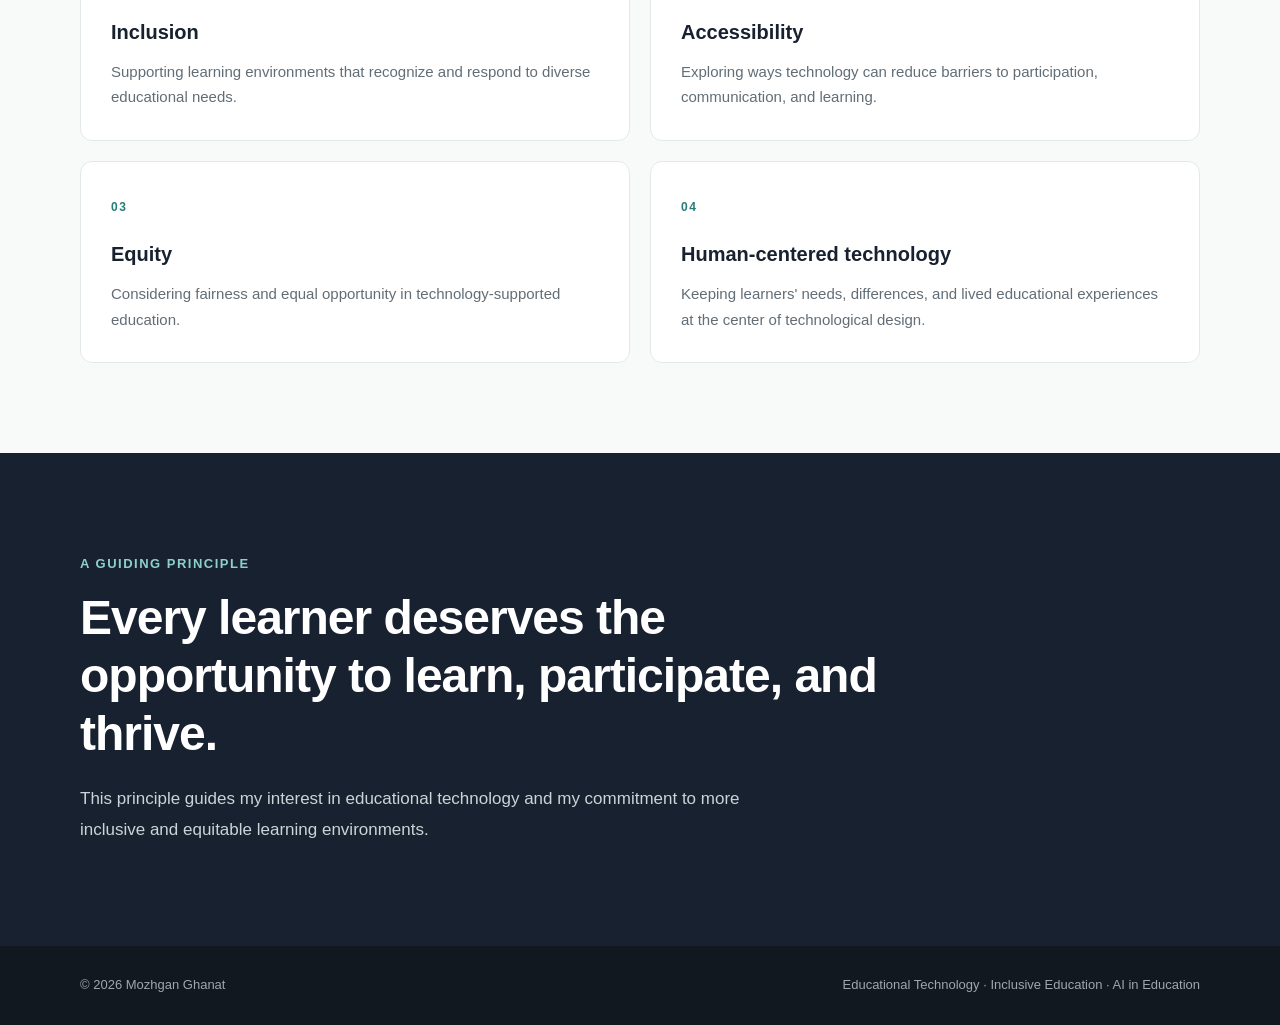
<file: research.html>
<!DOCTYPE html>
<html lang="en">

<head>

    <meta charset="UTF-8">

    <meta name="viewport" content="width=device-width, initial-scale=1.0">

    <meta name="description"
          content="Mozhgan Ghanat — Research interests in educational technology, inclusive education, and educational equity.">

    <title>Research | Mozhgan Ghanat</title>

    <link rel="stylesheet" href="css/style.css">

</head>


<body>


<!-- ================================
     Navigation
================================ -->

<header class="site-header">

    <div class="container nav-container">

        <a href="index.html" class="site-name">
            Mozhgan Ghanat
        </a>

        <nav>

            <a href="index.html">Home</a>

            <a href="about.html">About</a>

            <a href="research.html">Research</a>

            <a href="articles.html">Articles</a>

            <a href="resources.html">Resources</a>

            <a href="projects.html">Projects</a>

            <a href="publications.html">Publications</a>

            <a href="cv.html">CV</a>

            <a href="contact.html">Contact</a>

        </nav>

    </div>

</header>



<!-- ================================
     Research Hero
================================ -->

<section class="research-hero">

    <div class="container research-hero-grid">


        <!-- Research Introduction -->

        <div class="research-hero-content">

            <p class="eyebrow">
                Research
            </p>

            <h1>
                Technology, inclusion,
                and educational equity.
            </h1>

            <p class="research-intro">

                My research interests lie at the intersection of
                educational technology, inclusive education, and
                educational equity, with a particular focus on
                children and learners with diverse educational needs.

            </p>

        </div>



        <!-- Research Symbol -->

        <div class="research-symbol">

            <div class="symbol-ring ring-one"></div>

            <div class="symbol-ring ring-two"></div>

            <div class="symbol-center">
                <span>+</span>
            </div>

            <div class="symbol-node node-top">
                Technology
            </div>

            <div class="symbol-node node-left">
                Inclusion
            </div>

            <div class="symbol-node node-right">
                Equity
            </div>

        </div>


    </div>

</section>



<!-- ================================
     Research Perspective
================================ -->

<section class="section">

    <div class="container research-content">

        <div class="section-heading">

            <p class="eyebrow">
                Research Perspective
            </p>

            <h2>
                Why this area matters to me
            </h2>

        </div>


        <div class="research-text">

            <p>
                I am interested in exploring how educational
                technologies can contribute to more inclusive
                and accessible learning environments for learners
                who may face barriers to participation, communication,
                or educational opportunities.
            </p>


            <p>
                My interest in this area is grounded in a strong
                belief in <strong>equity, fairness, and the right
                of every learner to meaningful educational
                opportunities.</strong>
            </p>


            <p>
                I believe that technology should not simply make
                learning more efficient. It should also help
                reduce barriers and create opportunities for
                children and learners who have historically been
                underserved by conventional educational systems.
            </p>

        </div>

    </div>

</section>



<!-- ================================
     Research Direction
================================ -->

<section class="section light-section">

    <div class="container">

        <div class="section-heading">

            <p class="eyebrow">
                Research Direction
            </p>

            <h2>
                Creating more equitable learning opportunities
            </h2>

            <p>
                My broader research direction focuses on understanding
                how technology can be designed and used in ways that
                respect individual differences, support participation,
                and promote more equitable educational experiences.
            </p>

        </div>


        <div class="research-principles">


            <article class="research-principle">

                <span class="principle-number">
                    01
                </span>

                <h3>
                    Inclusion
                </h3>

                <p>
                    Supporting learning environments that recognize
                    and respond to diverse educational needs.
                </p>

            </article>



            <article class="research-principle">

                <span class="principle-number">
                    02
                </span>

                <h3>
                    Accessibility
                </h3>

                <p>
                    Exploring ways technology can reduce barriers
                    to participation, communication, and learning.
                </p>

            </article>



            <article class="research-principle">

                <span class="principle-number">
                    03
                </span>

                <h3>
                    Equity
                </h3>

                <p>
                    Considering fairness and equal opportunity
                    in technology-supported education.
                </p>

            </article>



            <article class="research-principle">

                <span class="principle-number">
                    04
                </span>

                <h3>
                    Human-centered technology
                </h3>

                <p>
                    Keeping learners' needs, differences, and
                    lived educational experiences at the center
                    of technological design.
                </p>

            </article>


        </div>

    </div>

</section>



<!-- ================================
     Guiding Principle
================================ -->

<section class="research-statement">

    <div class="container">

        <div class="research-statement-box">

            <p class="eyebrow">
                A guiding principle
            </p>

            <h2>
                Every learner deserves the opportunity
                to learn, participate, and thrive.
            </h2>

            <p>
                This principle guides my interest in educational
                technology and my commitment to more inclusive
                and equitable learning environments.
            </p>

        </div>

    </div>

</section>



<!-- ================================
     Footer
================================ -->

<footer>

    <div class="container footer-content">

        <p>
            © 2026 Mozhgan Ghanat
        </p>

        <p>
            Educational Technology · Inclusive Education · AI in Education
        </p>

    </div>

</footer>


</body>

</html>
</file>
<file: css/style.css>
/* ================================
   Base
================================ */

* {
    box-sizing: border-box;
}

html {
    scroll-behavior: smooth;
}

body {
    margin: 0;
    font-family:
        -apple-system,
        BlinkMacSystemFont,
        "Segoe UI",
        Roboto,
        Helvetica,
        Arial,
        sans-serif;

    color: #263238;
    background: #ffffff;
    line-height: 1.7;
}

a {
    color: inherit;
}

.container {
    width: min(1120px, 92%);
    margin: 0 auto;
}


/* ================================
   Navigation
================================ */

.site-header {
    position: sticky;
    top: 0;
    z-index: 1000;

    background: rgba(255, 255, 255, 0.94);

    border-bottom: 1px solid #e8edf2;

    backdrop-filter: blur(12px);
}

.nav-container {
    min-height: 72px;

    display: flex;
    align-items: center;
    justify-content: space-between;

    gap: 30px;
}

.site-name {
    text-decoration: none;

    font-size: 20px;
    font-weight: 650;

    color: #18212f;

    white-space: nowrap;
}

nav {
    display: flex;
    flex-wrap: wrap;
    justify-content: flex-end;
    gap: 20px;
}

nav a {
    text-decoration: none;

    font-size: 14px;

    color: #56616d;

    transition: color 0.2s ease;
}

nav a:hover {
    color: #287c78;
}


/* ================================
   Hero
================================ */

.hero {
    padding: 100px 0 110px;

    background:
        radial-gradient(
            circle at 85% 20%,
            #e8f4f2 0,
            #e8f4f2 15%,
            transparent 40%
        ),
        linear-gradient(
            135deg,
            #f7faf9 0%,
            #ffffff 65%
        );

    border-bottom: 1px solid #edf1f2;
}

.hero-grid {
    display: grid;

    grid-template-columns:
        1.25fr 0.75fr;

    align-items: center;

    gap: 80px;
}

.hero-content {
    max-width: 720px;
}

.eyebrow {
    margin: 0 0 14px;

    color: #287c78;

    font-size: 13px;

    font-weight: 700;

    letter-spacing: 1.5px;

    text-transform: uppercase;
}

.hero h1 {
    margin: 0 0 25px;

    color: #18212f;

    font-size: clamp(42px, 5.5vw, 66px);

    line-height: 1.08;

    letter-spacing: -2px;
}

.hero-text {
    max-width: 700px;

    margin: 0;

    color: #5d6873;

    font-size: 18px;

    line-height: 1.8;
}


/* ================================
   Hero Photo
================================ */

.hero-photo {
    display: flex;

    justify-content: center;

    align-items: center;
}

.hero-photo img {
    width: 340px;
    height: 410px;

    object-fit: cover;

    border-radius: 28px;

    border: 8px solid #ffffff;

    box-shadow:
        0 25px 60px rgba(31, 55, 63, 0.16);

    transform: rotate(1.5deg);

    transition:
        transform 0.3s ease,
        box-shadow 0.3s ease;
}

.hero-photo img:hover {
    transform: rotate(0deg) translateY(-4px);

    box-shadow:
        0 30px 70px rgba(31, 55, 63, 0.20);
}


/* ================================
   Buttons
================================ */

.hero-buttons {
    display: flex;

    flex-wrap: wrap;

    gap: 12px;

    margin-top: 35px;
}

.button {
    display: inline-block;

    padding: 11px 20px;

    border-radius: 8px;

    text-decoration: none;

    font-size: 14px;

    font-weight: 600;

    transition: 0.2s ease;
}

.button.primary {
    background: #287c78;

    color: #ffffff;
}

.button.primary:hover {
    background: #216762;
}

.button.secondary {
    background: #ffffff;

    color: #34404a;

    border: 1px solid #d7dfe2;
}

.button.secondary:hover {
    border-color: #287c78;

    color: #287c78;
}


/* ================================
   Sections
================================ */

.section {
    padding: 90px 0;
}

.light-section {
    background: #f7faf9;
}

.section-heading {
    max-width: 700px;

    margin-bottom: 40px;
}

.section-heading h2 {
    margin: 0 0 12px;

    color: #18212f;

    font-size: 38px;

    line-height: 1.2;
}

.section-heading p:not(.eyebrow) {
    color: #68737d;

    font-size: 17px;
}


/* ================================
   Cards
================================ */

.cards {
    display: grid;

    grid-template-columns:
        repeat(3, minmax(0, 1fr));

    gap: 20px;
}

.card {
    padding: 30px;

    background: #ffffff;

    border: 1px solid #e3e9e8;

    border-radius: 12px;

    transition:
        transform 0.2s ease,
        box-shadow 0.2s ease;
}

.card:hover {
    transform: translateY(-4px);

    box-shadow:
        0 15px 35px rgba(27, 55, 58, 0.08);
}

.card h3 {
    margin: 0 0 12px;

    color: #18212f;

    font-size: 20px;
}

.card p {
    margin: 0;

    color: #626d76;

    font-size: 15px;
}


/* ================================
   Articles
================================ */

.article-preview {
    display: flex;

    align-items: center;

    justify-content: space-between;

    gap: 30px;

    padding: 32px;

    background: #ffffff;

    border: 1px solid #e3e9e8;

    border-radius: 12px;
}

.article-preview h3 {
    margin: 0 0 8px;

    color: #18212f;

    font-size: 23px;
}

.article-preview p {
    color: #626d76;
}

.article-label {
    color: #287c78 !important;

    font-size: 12px !important;

    font-weight: 700;

    letter-spacing: 1px;
}

.text-link {
    color: #287c78;

    text-decoration: none;

    font-weight: 600;

    font-size: 14px;

    white-space: nowrap;
}

.text-link:hover {
    text-decoration: underline;
}


/* ================================
   Resources
================================ */

.two-column {
    display: grid;

    grid-template-columns:
        1.2fr 0.8fr;

    gap: 60px;

    align-items: center;
}

.two-column h2 {
    margin-top: 0;

    color: #18212f;

    font-size: 38px;
}

.resource-box {
    padding: 35px;

    background: #f7faf9;

    border: 1px solid #dfe9e7;

    border-radius: 12px;
}

.resource-box h3 {
    margin-top: 0;

    color: #18212f;
}


/* ================================
   About
================================ */

.about-home {
    display: grid;

    grid-template-columns:
        0.8fr 1.2fr;

    gap: 80px;
}

.about-home h2 {
    margin-top: 0;

    color: #18212f;

    font-size: 38px;
}

.about-home p {
    color: #5f6a74;

    font-size: 17px;
}


/* ================================
   Contact
================================ */

.contact-section {
    padding: 100px 0;

    background: #18212f;

    color: #ffffff;
}

.contact-content {
    max-width: 750px;
}

.contact-content h2 {
    margin: 0 0 15px;

    font-size: 42px;
}

.contact-content p:not(.eyebrow) {
    color: #cbd4d8;

    font-size: 17px;

    margin-bottom: 28px;
}

.contact-section .eyebrow {
    color: #8ed0ca;
}


/* ================================
   Footer
================================ */

footer {
    background: #111820;

    color: #9da8ae;

    padding: 28px 0;
}

.footer-content {
    display: flex;

    justify-content: space-between;

    gap: 20px;

    flex-wrap: wrap;
}

.footer-content p {
    margin: 0;

    font-size: 13px;
}


/* ================================
   Mobile
================================ */

@media (max-width: 850px) {

    .nav-container {
        flex-direction: column;

        padding: 18px 0;
    }

    nav {
        justify-content: center;

        gap: 12px 16px;
    }

    .hero {
        padding: 75px 0 80px;
    }

    .hero-grid {
        grid-template-columns: 1fr;

        gap: 50px;
    }

    .hero-content {
        text-align: center;

        margin: auto;
    }

    .hero-buttons {
        justify-content: center;
    }

    .hero-photo img {
        width: 280px;
        height: 340px;
    }

    .cards {
        grid-template-columns: 1fr;
    }

    .two-column,
    .about-home {
        grid-template-columns: 1fr;

        gap: 35px;
    }

    .article-preview {
        flex-direction: column;

        align-items: flex-start;
    }
}


@media (max-width: 550px) {

    .hero h1 {
        font-size: 40px;

        letter-spacing: -1px;
    }

    .hero-text {
        font-size: 17px;
    }

    .section {
        padding: 65px 0;
    }

    .section-heading h2,
    .two-column h2,
    .about-home h2 {
        font-size: 31px;
    }

}
/* =================================
   About Page
================================= */

.about-hero {
    padding: 95px 0 85px;

    background:
        radial-gradient(
            circle at 88% 15%,
            #e8f4f2 0,
            #e8f4f2 14%,
            transparent 38%
        ),
        linear-gradient(
            135deg,
            #f7faf9 0%,
            #ffffff 70%
        );

    border-bottom: 1px solid #edf1f2;
}


.about-hero h1 {
    max-width: 900px;

    margin: 0 0 25px;

    color: #18212f;

    font-size: clamp(42px, 5.2vw, 62px);

    line-height: 1.1;

    letter-spacing: -2px;
}


.about-intro {
    max-width: 720px;

    margin: 0;

    color: #5d6873;

    font-size: 19px;

    line-height: 1.8;
}


/* =================================
   About Main Content
================================= */

.about-main {
    background: #ffffff;
}


.about-layout {
    display: grid;

    grid-template-columns:
        0.75fr 1.25fr;

    gap: 90px;

    align-items: start;
}


.about-side {
    position: relative;

    padding-left: 28px;

    padding-top: 8px;
}


.about-accent {
    position: absolute;

    left: 0;
    top: 5px;

    width: 4px;
    height: 105px;

    border-radius: 10px;

    background: #287c78;
}


.about-side-label {
    margin: 0 0 15px;

    color: #287c78;

    font-size: 12px;

    font-weight: 700;

    letter-spacing: 1.5px;

    text-transform: uppercase;
}


.about-side h2 {
    margin: 0;

    color: #18212f;

    font-size: 30px;

    line-height: 1.35;

    letter-spacing: -0.5px;
}


.about-text {
    max-width: 760px;
}


.about-text p {
    margin: 0 0 25px;

    color: #5f6a74;

    font-size: 17px;

    line-height: 1.9;
}


.about-text p:last-child {
    margin-bottom: 0;
}


.about-text strong {
    color: #263238;

    font-weight: 650;
}


/* =================================
   About Goal
================================= */

.about-goal {
    padding: 20px 0 100px;

    background: #ffffff;
}


.goal-card {
    position: relative;

    overflow: hidden;

    max-width: 900px;

    padding: 45px 50px;

    background:
        linear-gradient(
            135deg,
            #f3f9f8 0%,
            #f8fbfa 100%
        );

    border: 1px solid #dfe9e7;

    border-radius: 16px;

    box-shadow:
        0 18px 45px rgba(27, 55, 58, 0.06);
}


.goal-card::after {
    content: "";

    position: absolute;

    width: 180px;
    height: 180px;

    right: -70px;
    bottom: -80px;

    border-radius: 50%;

    background: #e1f0ee;
}


.goal-card .eyebrow {
    margin-bottom: 10px;
}


.goal-card h2 {
    position: relative;

    z-index: 1;

    margin: 0 0 12px;

    color: #18212f;

    font-size: 32px;

    line-height: 1.25;
}


.goal-card > p:last-child {
    position: relative;

    z-index: 1;

    max-width: 700px;

    margin: 0;

    color: #53616a;

    font-size: 18px;

    line-height: 1.8;
}


/* =================================
   About Mobile
================================= */

@media (max-width: 850px) {

    .about-hero {
        padding: 75px 0 70px;
    }


    .about-hero h1 {
        font-size: 42px;

        letter-spacing: -1px;
    }


    .about-intro {
        font-size: 17px;
    }


    .about-layout {
        grid-template-columns: 1fr;

        gap: 45px;
    }


    .about-side {
        max-width: 600px;
    }


    .about-side h2 {
        font-size: 28px;
    }


    .goal-card {
        padding: 35px 30px;
    }

}


@media (max-width: 550px) {

    .about-hero h1 {
        font-size: 36px;
    }


    .about-text p {
        font-size: 16px;

        line-height: 1.8;
    }


    .goal-card {
        padding: 30px 25px;

        border-radius: 13px;
    }


    .goal-card h2 {
        font-size: 28px;
    }


    .goal-card > p:last-child {
        font-size: 16px;
    }

}
/* ================================
Research Page
================================ */

.research-hero {
    padding: 100px 0 110px;

    background:
        radial-gradient(
            circle at 82% 25%,
            #e8f4f2 0,
            #e8f4f2 16%,
            transparent 40%
        ),
        linear-gradient(
            135deg,
            #f7faf9 0%,
            #ffffff 68%
        );

    border-bottom: 1px solid #edf1f2;
}


.research-hero-grid {
    display: grid;

    grid-template-columns:
        1.15fr 0.85fr;

    align-items: center;

    gap: 80px;
}


.research-hero-content {
    max-width: 720px;
}


.research-hero h1 {
    margin: 0 0 28px;

    color: #18212f;

    font-size: clamp(42px, 5vw, 62px);

    line-height: 1.08;

    letter-spacing: -2px;
}


.research-intro {
    max-width: 680px;

    margin: 0;

    color: #5d6873;

    font-size: 18px;

    line-height: 1.8;
}



/* ================================
Conceptual Research Symbol
================================ */

.research-symbol {

    position: relative;

    width: 360px;
    height: 360px;

    margin: auto;

    display: flex;

    align-items: center;
    justify-content: center;
}


.symbol-ring {

    position: absolute;

    border-radius: 50%;

    border: 1px solid #b9d9d5;
}


.ring-one {

    width: 245px;
    height: 245px;

    transform: rotate(25deg);
}


.ring-two {

    width: 185px;
    height: 185px;

    transform: rotate(-25deg);

    border-color: #d6e8e5;
}


.symbol-center {

    position: absolute;

    width: 72px;
    height: 72px;

    display: flex;

    align-items: center;
    justify-content: center;

    border-radius: 50%;

    background: #287c78;

    color: #ffffff;

    box-shadow:
        0 15px 35px rgba(31, 55, 63, 0.16);
}


.symbol-center span {

    font-size: 30px;

    font-weight: 300;

    line-height: 1;
}


.symbol-node {

    position: absolute;

    padding: 9px 14px;

    background: #ffffff;

    border: 1px solid #dce7e5;

    border-radius: 8px;

    color: #56616d;

    font-size: 12px;

    font-weight: 650;

    letter-spacing: 0.3px;

    box-shadow:
        0 8px 25px rgba(27, 55, 58, 0.06);
}


.node-top {

    top: 24px;

    left: 50%;

    transform: translateX(-50%);
}


.node-left {

    left: 5px;

    bottom: 72px;
}


.node-right {

    right: 5px;

    bottom: 72px;
}



/* ================================
Research Content
================================ */

.research-content {

    display: grid;

    grid-template-columns:
        0.75fr 1.25fr;

    gap: 80px;

    align-items: start;
}


.research-text {

    max-width: 720px;
}


.research-text p {

    margin-top: 0;

    margin-bottom: 24px;

    color: #5f6a74;

    font-size: 17px;

    line-height: 1.85;
}


.research-text strong {

    color: #263238;

    font-weight: 650;
}



/* ================================
Research Principles
================================ */

.research-principles {

    display: grid;

    grid-template-columns:
        repeat(2, minmax(0, 1fr));

    gap: 20px;
}


.research-principle {

    padding: 30px;

    background: #ffffff;

    border: 1px solid #e3e9e8;

    border-radius: 12px;

    transition:
        transform 0.2s ease,
        box-shadow 0.2s ease;
}


.research-principle:hover {

    transform: translateY(-4px);

    box-shadow:
        0 15px 35px rgba(27, 55, 58, 0.08);
}


.principle-number {

    display: inline-block;

    margin-bottom: 20px;

    color: #287c78;

    font-size: 12px;

    font-weight: 700;

    letter-spacing: 1.5px;
}


.research-principle h3 {

    margin: 0 0 10px;

    color: #18212f;

    font-size: 20px;
}


.research-principle p {

    margin: 0;

    color: #626d76;

    font-size: 15px;

    line-height: 1.7;
}



/* ================================
Research Statement
================================ */

.research-statement {

    padding: 100px 0;

    background: #18212f;

    color: #ffffff;
}


.research-statement-box {

    max-width: 850px;
}


.research-statement .eyebrow {

    color: #8ed0ca;
}


.research-statement h2 {

    margin: 0 0 22px;

    font-size: clamp(32px, 4vw, 48px);

    line-height: 1.2;

    letter-spacing: -1px;
}


.research-statement p:not(.eyebrow) {

    max-width: 680px;

    margin: 0;

    color: #cbd4d8;

    font-size: 17px;

    line-height: 1.8;
}



/* ================================
Research Mobile
================================ */

@media (max-width: 850px) {

    .research-hero {

        padding: 75px 0 80px;
    }


    .research-hero-grid {

        grid-template-columns: 1fr;

        gap: 50px;
    }


    .research-hero-content {

        text-align: center;

        margin: auto;
    }


    .research-symbol {

        width: 300px;
        height: 300px;
    }


    .research-content {

        grid-template-columns: 1fr;

        gap: 35px;
    }


    .research-principles {

        grid-template-columns: 1fr;
    }


    .research-statement {

        padding: 75px 0;
    }

}


@media (max-width: 550px) {

    .research-hero h1 {

        font-size: 40px;

        letter-spacing: -1px;
    }


    .research-intro {

        font-size: 17px;
    }


    .research-symbol {

        width: 270px;
        height: 270px;
    }


    .ring-one {

        width: 205px;
        height: 205px;
    }


    .ring-two {

        width: 155px;
        height: 155px;
    }


    .symbol-node {

        font-size: 11px;

        padding: 8px 11px;
    }


    .node-left {

        left: -2px;

        bottom: 55px;
    }


    .node-right {

        right: -2px;

        bottom: 55px;
    }


    .research-statement h2 {

        font-size: 32px;
    }

}
/* ================================
   Research Symbol — Final Size
================================ */

.research-symbol {
    width: 340px;
    height: 340px;

    max-width: 100%;

    margin: auto;

    position: relative;

    display: flex;
    align-items: center;
    justify-content: center;
}


/* Outer Ring */

.ring-one {
    width: 245px;
    height: 245px;
}


/* Inner Ring */

.ring-two {
    width: 185px;
    height: 185px;
}


/* Center */

.symbol-center {
    width: 76px;
    height: 76px;
}

.symbol-center span {
    font-size: 32px;
}


/* Labels */

.symbol-node {
    padding: 10px 15px;

    font-size: 13px;

    white-space: nowrap;
}


/* Top Label */

.node-top {
    top: 22px;
}


/* Left Label */

.node-left {
    left: 0;
    bottom: 67px;
}


/* Right Label */

.node-right {
    right: 0;
    bottom: 67px;
}


/* ================================
   Research Symbol — Mobile
================================ */

@media (max-width: 850px) {

    .research-symbol {
        width: 320px;
        height: 320px;
    }

    .ring-one {
        width: 230px;
        height: 230px;
    }

    .ring-two {
        width: 175px;
        height: 175px;
    }

}


/* ================================
   Research Symbol — Small Mobile
================================ */

@media (max-width: 550px) {

    .research-symbol {
        width: 290px;
        height: 290px;
    }

    .ring-one {
        width: 215px;
        height: 215px;
    }

    .ring-two {
        width: 165px;
        height: 165px;
    }

    .symbol-center {
        width: 68px;
        height: 68px;
    }

    .symbol-center span {
        font-size: 29px;
    }

    .symbol-node {
        padding: 8px 12px;
        font-size: 11px;
    }

    .node-left {
        left: 0;
        bottom: 57px;
    }

    .node-right {
        right: 0;
        bottom: 57px;
    }

    .node-top {
        top: 18px;
    }

}
/* =================================
   Research Symbol — Responsive Fix
================================ */

.research-hero-grid {
    grid-template-columns: minmax(0, 1.15fr) minmax(0, 0.85fr);
    gap: 50px;
}

.research-symbol {
    width: 320px;
    height: 320px;

    max-width: 100%;

    margin: 0 auto;
}


/* Rings */

.ring-one {
    width: 225px;
    height: 225px;
}

.ring-two {
    width: 170px;
    height: 170px;
}


/* Center */

.symbol-center {
    width: 72px;
    height: 72px;
}

.symbol-center span {
    font-size: 30px;
}


/* Labels */

.symbol-node {
    padding: 9px 13px;
    font-size: 12px;
    white-space: nowrap;
}

.node-top {
    top: 20px;
}

.node-left {
    left: 0;
    bottom: 63px;
}

.node-right {
    right: 0;
    bottom: 63px;
}


/* =================================
   Tablet
================================ */

@media (max-width: 850px) {

    .research-hero-grid {
        grid-template-columns: 1fr;
        gap: 45px;
    }

    .research-symbol {
        width: 310px;
        height: 310px;
        max-width: 100%;
    }

}


/* =================================
   Small Mobile
================================ */

@media (max-width: 550px) {

    .research-symbol {
        width: 280px;
        height: 280px;
    }

    .ring-one {
        width: 205px;
        height: 205px;
    }

    .ring-two {
        width: 155px;
        height: 155px;
    }

    .symbol-center {
        width: 66px;
        height: 66px;
    }

    .symbol-center span {
        font-size: 28px;
    }

    .symbol-node {
        font-size: 11px;
        padding: 7px 10px;
    }

    .node-top {
        top: 17px;
    }

    .node-left {
        left: 0;
        bottom: 53px;
    }

    .node-right {
        right: 0;
        bottom: 53px;
    }

}
/* =================================
   FINAL RESEARCH SYMBOL OVERRIDE
   ================================= */

.research-hero-grid {
    grid-template-columns: minmax(0, 1.05fr) minmax(360px, 0.95fr);
    gap: 40px;
    align-items: center;
}


/* Give the research symbol more room */

.research-symbol {
    width: 380px;
    height: 380px;

    max-width: 100%;

    margin: 0 auto;

    position: relative;

    display: flex;
    align-items: center;
    justify-content: center;
}


/* Outer ring */

.research-symbol .ring-one {
    width: 270px;
    height: 270px;
}


/* Inner ring */

.research-symbol .ring-two {
    width: 205px;
    height: 205px;
}


/* Center */

.research-symbol .symbol-center {
    width: 78px;
    height: 78px;
}

.research-symbol .symbol-center span {
    font-size: 32px;
}


/* Labels */

.research-symbol .symbol-node {
    padding: 10px 15px;

    font-size: 12px;

    white-space: nowrap;

    max-width: none;
}


/* Top */

.research-symbol .node-top {
    top: 18px;

    left: 50%;

    transform: translateX(-50%);
}


/* Left */

.research-symbol .node-left {
    left: 0;

    bottom: 72px;
}


/* Right */

.research-symbol .node-right {
    right: 0;

    bottom: 72px;
}


/* =================================
   TABLET
   ================================= */

@media (max-width: 850px) {

    .research-hero-grid {
        grid-template-columns: 1fr;

        gap: 45px;
    }

    .research-symbol {
        width: 340px;
        height: 340px;
    }

    .research-symbol .ring-one {
        width: 245px;
        height: 245px;
    }

    .research-symbol .ring-two {
        width: 185px;
        height: 185px;
    }

    .research-symbol .node-left {
        left: 0;
        bottom: 62px;
    }

    .research-symbol .node-right {
        right: 0;
        bottom: 62px;
    }

}


/* =================================
   SMALL MOBILE
   ================================= */

@media (max-width: 550px) {

    .research-hero-grid {
        gap: 35px;
    }

    .research-symbol {
        width: 290px;
        height: 290px;
    }

    .research-symbol .ring-one {
        width: 210px;
        height: 210px;
    }

    .research-symbol .ring-two {
        width: 160px;
        height: 160px;
    }

    .research-symbol .symbol-center {
        width: 66px;
        height: 66px;
    }

    .research-symbol .symbol-center span {
        font-size: 28px;
    }

    .research-symbol .symbol-node {
        padding: 7px 10px;

        font-size: 11px;
    }

    .research-symbol .node-top {
        top: 14px;
    }

    .research-symbol .node-left {
        left: 0;
        bottom: 52px;
    }

    .research-symbol .node-right {
        right: 0;
        bottom: 52px;
    }

}
/* =================================
   RESEARCH LOGO — FINAL FIX
================================= */

.research-hero-grid {
    display: grid;

    grid-template-columns:
        minmax(0, 1.1fr)
        minmax(300px, 0.9fr);

    gap: 50px;

    align-items: center;
}


/* Logo container */

.research-logo {
    width: 100%;

    max-width: 380px;

    margin: 0 auto;

    display: flex;

    align-items: center;

    justify-content: center;

    overflow: visible;
}


/* Actual logo image */

.research-logo img {
    display: block;

    width: 100%;

    max-width: 380px;

    height: auto;

    object-fit: contain;
}


/* =================================
   TABLET
================================= */

@media (max-width: 850px) {

    .research-hero-grid {
        grid-template-columns: 1fr;

        gap: 45px;
    }

    .research-hero-content {
        text-align: center;

        margin: 0 auto;
    }

    .research-intro {
        margin-left: auto;
        margin-right: auto;
    }

    .research-logo {
        width: 100%;

        max-width: 340px;

        margin: 0 auto;
    }

    .research-logo img {
        width: 100%;

        max-width: 340px;
    }

}


/* =================================
   SMALL MOBILE
================================= */

@media (max-width: 550px) {

    .research-hero {
        padding: 70px 0 75px;
    }

    .research-hero-grid {
        gap: 35px;
    }

    .research-logo {
        max-width: 280px;
    }

    .research-logo img {
        max-width: 280px;
    }

}
/* =================================
   HOME PAGE — VISUAL ENHANCEMENT
   Add this block at the END of style.css
================================= */


/* =================================
   Hero — More Visual Depth
================================= */

.hero {
    position: relative;
    overflow: hidden;

    padding: 115px 0 125px;

    background:
        radial-gradient(
            circle at 88% 18%,
            rgba(40, 124, 120, 0.12) 0,
            rgba(40, 124, 120, 0.06) 18%,
            transparent 42%
        ),
        radial-gradient(
            circle at 12% 85%,
            rgba(40, 124, 120, 0.045) 0,
            transparent 30%
        ),
        linear-gradient(
            135deg,
            #f6faf9 0%,
            #ffffff 65%
        );
}


/* subtle decorative shape */

.hero::after {
    content: "";

    position: absolute;

    width: 260px;
    height: 260px;

    right: -120px;
    bottom: -150px;

    border-radius: 50%;

    border: 1px solid rgba(40, 124, 120, 0.10);

    pointer-events: none;
}


.hero-content {
    position: relative;
    z-index: 1;
}


.hero .eyebrow {
    display: inline-flex;
    align-items: center;
    gap: 10px;

    margin-bottom: 20px;
}


.hero .eyebrow::before {
    content: "";

    width: 28px;
    height: 2px;

    background: #287c78;

    border-radius: 10px;
}


.hero h1 {
    max-width: 850px;

    font-weight: 700;

    text-wrap: balance;
}


.hero-text {
    max-width: 680px;

    margin-top: 0;

    font-size: 18px;

    line-height: 1.85;
}


/* =================================
   Hero Buttons
================================= */

.hero-buttons {
    margin-top: 38px;

    gap: 14px;
}


.hero .button {
    padding: 12px 22px;

    border-radius: 9px;

    transition:
        transform 0.2s ease,
        box-shadow 0.2s ease,
        background 0.2s ease,
        border-color 0.2s ease;
}


.hero .button.primary {
    box-shadow:
        0 8px 20px rgba(40, 124, 120, 0.16);
}


.hero .button.primary:hover {
    transform: translateY(-2px);

    box-shadow:
        0 12px 26px rgba(40, 124, 120, 0.22);
}


.hero .button.secondary:hover {
    transform: translateY(-2px);

    box-shadow:
        0 8px 20px rgba(27, 55, 58, 0.06);
}


/* =================================
   Section Headings
================================= */

.section-heading {
    position: relative;
}


.section-heading h2 {
    letter-spacing: -0.8px;
}


.section-heading p:not(.eyebrow) {
    line-height: 1.8;
}


/* =================================
   Areas of Interest Cards
================================= */

.cards {
    gap: 22px;
}


.section:not(.light-section) .card {
    position: relative;

    overflow: hidden;

    min-height: 230px;

    padding: 32px;

    border: 1px solid #e1e9e7;

    border-radius: 16px;

    background:
        linear-gradient(
            145deg,
            #ffffff 0%,
            #fbfdfc 100%
        );

    transition:
        transform 0.25s ease,
        box-shadow 0.25s ease,
        border-color 0.25s ease;
}


/* small accent line */

.section:not(.light-section) .card::before {
    content: "";

    position: absolute;

    left: 0;
    top: 0;

    width: 100%;
    height: 3px;

    background: #287c78;

    transform: scaleX(0);

    transform-origin: left;

    transition: transform 0.25s ease;
}


.section:not(.light-section) .card:hover {
    transform: translateY(-6px);

    border-color: #cddedb;

    box-shadow:
        0 18px 40px rgba(27, 55, 58, 0.09);
}


.section:not(.light-section) .card:hover::before {
    transform: scaleX(1);
}


.section:not(.light-section) .card h3 {
    margin-bottom: 15px;

    font-size: 21px;

    letter-spacing: -0.2px;
}


.section:not(.light-section) .card p {
    line-height: 1.75;
}


/* =================================
   Latest Articles
================================= */

.article-preview {
    position: relative;

    padding: 38px 40px;

    border-radius: 16px;

    border: 1px solid #dfe8e6;

    box-shadow:
        0 10px 30px rgba(27, 55, 58, 0.035);

    transition:
        transform 0.2s ease,
        box-shadow 0.2s ease;
}


.article-preview:hover {
    transform: translateY(-3px);

    box-shadow:
        0 16px 35px rgba(27, 55, 58, 0.07);
}


.article-preview::before {
    content: "";

    position: absolute;

    left: 0;
    top: 25px;
    bottom: 25px;

    width: 3px;

    background: #287c78;

    border-radius: 10px;
}


.article-preview > div {
    padding-left: 8px;
}


.article-preview h3 {
    font-size: 25px;

    letter-spacing: -0.3px;
}


.article-preview p:not(.article-label) {
    margin-bottom: 0;

    line-height: 1.75;
}


/* =================================
   Resources
================================= */

.resource-box {
    position: relative;

    overflow: hidden;

    padding: 40px;

    border-radius: 16px;

    background:
        linear-gradient(
            145deg,
            #f2f8f7 0%,
            #f8fbfa 100%
        );

    border: 1px solid #dbe8e5;

    box-shadow:
        0 12px 30px rgba(27, 55, 58, 0.045);
}


.resource-box::after {
    content: "";

    position: absolute;

    width: 140px;
    height: 140px;

    right: -65px;
    bottom: -70px;

    border-radius: 50%;

    background: rgba(40, 124, 120, 0.07);
}


.resource-box h3,
.resource-box p {
    position: relative;

    z-index: 1;
}


.resource-box h3 {
    font-size: 21px;
}


.resource-box p {
    line-height: 1.8;
}


/* =================================
   Selected Work
================================= */

.light-section .card {
    position: relative;

    padding: 32px;

    min-height: 215px;

    border-radius: 16px;

    background: #ffffff;

    border: 1px solid #e1e8e7;

    transition:
        transform 0.25s ease,
        box-shadow 0.25s ease,
        border-color 0.25s ease;
}


.light-section .card:hover {
    transform: translateY(-5px);

    border-color: #cddedb;

    box-shadow:
        0 18px 38px rgba(27, 55, 58, 0.08);
}


.light-section .card h3 {
    font-size: 22px;

    margin-bottom: 14px;
}


.light-section .card p {
    line-height: 1.75;

    margin-bottom: 22px;
}


.light-section .card .text-link {
    display: inline-block;

    margin-top: auto;
}


/* =================================
   About Home
================================= */

.about-home {
    padding-top: 10px;
    padding-bottom: 10px;
}


.about-home h2 {
    letter-spacing: -0.8px;
}


.about-home > div:last-child {
    max-width: 700px;
}


.about-home p {
    line-height: 1.85;
}


/* =================================
   Contact — More Elegant
================================= */

.contact-section {
    position: relative;

    overflow: hidden;

    background:
        radial-gradient(
            circle at 90% 20%,
            rgba(142, 208, 202, 0.10),
            transparent 35%
        ),
        #18212f;
}


.contact-section::after {
    content: "";

    position: absolute;

    width: 280px;
    height: 280px;

    right: -150px;
    bottom: -170px;

    border-radius: 50%;

    border: 1px solid rgba(142, 208, 202, 0.12);
}


.contact-content {
    position: relative;

    z-index: 1;
}


.contact-content h2 {
    font-size: clamp(38px, 4vw, 50px);

    letter-spacing: -1px;
}


.contact-section .button.primary {
    box-shadow:
        0 10px 25px rgba(0, 0, 0, 0.18);
}


.contact-section .button.primary:hover {
    transform: translateY(-2px);

    box-shadow:
        0 14px 30px rgba(0, 0, 0, 0.25);
}


/* =================================
   Footer
================================= */

footer {
    border-top: 1px solid rgba(255, 255, 255, 0.04);
}


/* =================================
   Home — Better Vertical Rhythm
================================= */

.hero + .section {
    padding-top: 100px;
}


.section + .section {
    padding-top: 95px;
}


/* =================================
   Home Mobile
================================= */

@media (max-width: 850px) {

    .hero {
        padding: 85px 0 90px;
    }

    .hero h1 {
        max-width: 700px;
    }

    .section:not(.light-section) .card,
    .light-section .card {
        min-height: auto;
    }

    .article-preview {
        padding: 32px;
    }

}


@media (max-width: 550px) {

    .hero {
        padding: 70px 0 75px;
    }

    .hero .eyebrow {
        justify-content: center;
    }

    .hero h1 {
        font-size: 39px;
    }

    .hero-text {
        font-size: 16.5px;
    }

    .hero-buttons {
        gap: 10px;
    }

    .hero .button {
        padding: 11px 17px;
    }

    .section:not(.light-section) .card,
    .light-section .card {
        padding: 28px;
        border-radius: 14px;
    }

    .article-preview {
        padding: 28px;
        border-radius: 14px;
    }

    .resource-box {
        padding: 30px;
        border-radius: 14px;
    }

}
/* =================================
   HOME PAGE — FINAL STYLING
================================= */


/* =================================
   HOME HERO
================================= */

.home-hero {
    position: relative;
    overflow: hidden;

    padding: 115px 0 120px;

    background:
        radial-gradient(
            circle at 88% 20%,
            rgba(40, 124, 120, 0.12) 0,
            rgba(40, 124, 120, 0.05) 20%,
            transparent 42%
        ),
        linear-gradient(
            135deg,
            #f6faf9 0%,
            #ffffff 68%
        );

    border-bottom: 1px solid #edf1f2;
}


.home-hero-grid {
    display: grid;

    grid-template-columns:
        minmax(0, 1.1fr)
        minmax(340px, 0.9fr);

    align-items: center;

    gap: 65px;
}


.home-hero-content {
    max-width: 720px;
}


.home-hero .eyebrow {
    display: inline-flex;

    align-items: center;

    gap: 10px;

    margin: 0 0 20px;

    color: #287c78;

    font-size: 13px;

    font-weight: 700;

    letter-spacing: 1.5px;

    text-transform: uppercase;
}


.home-hero .eyebrow::before {
    content: "";

    width: 28px;
    height: 2px;

    background: #287c78;

    border-radius: 10px;
}


.home-hero h1 {
    max-width: 820px;

    margin: 0 0 25px;

    color: #18212f;

    font-size: clamp(44px, 5.5vw, 68px);

    font-weight: 700;

    line-height: 1.06;

    letter-spacing: -2.5px;
}


.home-hero-text {
    max-width: 680px;

    margin: 0;

    color: #5d6873;

    font-size: 18px;

    line-height: 1.85;
}


.home-hero .hero-buttons {
    display: flex;

    flex-wrap: wrap;

    gap: 14px;

    margin-top: 38px;
}


/* =================================
   HOME RESEARCH VISUAL
================================= */

.home-research-visual {
    position: relative;

    width: 390px;
    height: 390px;

    max-width: 100%;

    margin: 0 auto;

    display: flex;

    align-items: center;
    justify-content: center;
}


.home-visual-orbit {
    position: absolute;

    border: 1px solid #b9d9d5;

    border-radius: 50%;
}


.home-visual-orbit.orbit-one {
    width: 285px;
    height: 285px;

    transform: rotate(25deg);
}


.home-visual-orbit.orbit-two {
    width: 215px;
    height: 215px;

    border-color: #d6e8e5;

    transform: rotate(-25deg);
}


.home-visual-center {
    position: absolute;

    width: 100px;
    height: 100px;

    display: flex;

    flex-direction: column;

    align-items: center;
    justify-content: center;

    border-radius: 50%;

    background: #287c78;

    color: #ffffff;

    box-shadow:
        0 18px 40px rgba(31, 55, 63, 0.18);
}


.home-visual-center span {
    font-size: 30px;

    font-weight: 700;

    line-height: 1.1;
}


.home-visual-center small {
    margin-top: 4px;

    font-size: 11px;

    opacity: 0.9;

    letter-spacing: 0.5px;
}


.home-visual-label {
    position: absolute;

    padding: 10px 15px;

    background: #ffffff;

    border: 1px solid #dce7e5;

    border-radius: 9px;

    color: #56616d;

    font-size: 12px;

    font-weight: 650;

    white-space: nowrap;

    box-shadow:
        0 8px 25px rgba(27, 55, 58, 0.07);
}


.home-visual-label.label-top {
    top: 15px;

    left: 50%;

    transform: translateX(-50%);
}


.home-visual-label.label-left {
    left: 0;

    top: 50%;

    transform: translateY(-50%);
}


.home-visual-label.label-right {
    right: 0;

    top: 50%;

    transform: translateY(-50%);
}


.home-visual-label.label-bottom {
    bottom: 15px;

    left: 50%;

    transform: translateX(-50%);
}


/* =================================
   RESEARCH FOCUS STRIP
================================= */

.home-focus {
    background: #18212f;

    color: #ffffff;
}


.home-focus-inner {
    min-height: 74px;

    display: flex;

    align-items: center;

    gap: 28px;

    flex-wrap: wrap;
}


.home-focus-inner p {
    margin: 0;

    color: #8ed0ca;

    font-size: 12px;

    font-weight: 700;

    letter-spacing: 1.3px;

    text-transform: uppercase;
}


.home-focus-inner span {
    position: relative;

    color: #d9e1e4;

    font-size: 13px;
}


.home-focus-inner span:not(:last-child)::after {
    content: "·";

    margin-left: 28px;

    color: #5f6c74;
}


/* =================================
   HOME INTERESTS
================================= */

.home-interests {
    background: #ffffff;
}


.home-section-heading {
    max-width: 720px;
}


.home-interest-grid {
    display: grid;

    grid-template-columns:
        repeat(4, minmax(0, 1fr));

    gap: 18px;
}


.home-interest-card {
    position: relative;

    min-height: 285px;

    display: flex;

    flex-direction: column;

    padding: 30px;

    background:
        linear-gradient(
            145deg,
            #ffffff 0%,
            #fbfdfc 100%
        );

    border: 1px solid #e1e9e7;

    border-radius: 16px;

    transition:
        transform 0.25s ease,
        box-shadow 0.25s ease,
        border-color 0.25s ease;
}


.home-interest-card::before {
    content: "";

    position: absolute;

    top: 0;
    left: 0;

    width: 100%;
    height: 3px;

    background: #287c78;

    transform: scaleX(0);

    transform-origin: left;

    transition: transform 0.25s ease;
}


.home-interest-card:hover {
    transform: translateY(-6px);

    border-color: #cddedb;

    box-shadow:
        0 18px 40px rgba(27, 55, 58, 0.09);
}


.home-interest-card:hover::before {
    transform: scaleX(1);
}


.interest-number {
    margin-bottom: 30px;

    color: #287c78;

    font-size: 12px;

    font-weight: 700;

    letter-spacing: 1.5px;
}


.home-interest-card h3 {
    margin: 0 0 14px;

    color: #18212f;

    font-size: 20px;

    line-height: 1.3;
}


.home-interest-card p {
    margin: 0 0 22px;

    color: #626d76;

    font-size: 14px;

    line-height: 1.75;
}


.home-interest-card .text-link {
    margin-top: auto;
}


/* =================================
   FEATURED WRITING
================================= */

.home-writing {
    background: #f7faf9;
}


.home-writing-header {
    display: flex;

    align-items: flex-end;

    justify-content: space-between;

    gap: 30px;

    margin-bottom: 38px;
}


.home-writing-header h2 {
    margin: 0;

    color: #18212f;

    font-size: 38px;

    line-height: 1.2;
}


.home-featured-article {
    display: grid;

    grid-template-columns: 70px 1fr auto;

    align-items: center;

    gap: 30px;

    padding: 38px 40px;

    background: #ffffff;

    border: 1px solid #dfe8e6;

    border-radius: 16px;

    box-shadow:
        0 10px 30px rgba(27, 55, 58, 0.035);
}


.featured-article-number {
    color: #287c78;

    font-size: 13px;

    font-weight: 700;

    letter-spacing: 1px;
}


.featured-article-content {
    border-left: 3px solid #287c78;

    padding-left: 22px;
}


.featured-article-content .article-label {
    margin: 0 0 10px;

    color: #287c78;

    font-size: 11px;

    font-weight: 700;

    letter-spacing: 1.5px;
}


.featured-article-content h3 {
    margin: 0 0 10px;

    color: #18212f;

    font-size: 24px;

    line-height: 1.3;
}


.featured-article-content p:last-child {
    margin: 0;

    color: #626d76;

    line-height: 1.75;
}


/* =================================
   HOME RESEARCH SECTION
================================= */

.home-research-section {
    background: #ffffff;
}


.home-research-grid {
    display: grid;

    grid-template-columns:
        0.9fr 1.1fr;

    gap: 90px;

    align-items: start;
}


.home-research-intro h2 {
    max-width: 650px;

    margin: 0 0 22px;

    color: #18212f;

    font-size: 40px;

    line-height: 1.2;

    letter-spacing: -1px;
}


.home-research-intro > p:not(.eyebrow) {
    max-width: 650px;

    margin: 0 0 25px;

    color: #5f6a74;

    font-size: 17px;

    line-height: 1.85;
}


.home-research-points {
    display: flex;

    flex-direction: column;

    gap: 0;
}


.home-research-point {
    display: grid;

    grid-template-columns: 55px 1fr;

    gap: 22px;

    padding: 0 0 30px;

    margin-bottom: 30px;

    border-bottom: 1px solid #e5ecea;
}


.home-research-point:last-child {
    margin-bottom: 0;

    padding-bottom: 0;

    border-bottom: none;
}


.home-research-point > span {
    color: #287c78;

    font-size: 12px;

    font-weight: 700;

    letter-spacing: 1px;
}


.home-research-point h3 {
    margin: 0 0 8px;

    color: #18212f;

    font-size: 20px;
}


.home-research-point p {
    margin: 0;

    color: #626d76;

    font-size: 15px;

    line-height: 1.7;
}


/* =================================
   RESOURCES
================================= */

.home-resources {
    background: #f7faf9;
}


.home-resources-grid {
    display: grid;

    grid-template-columns:
        1fr 0.8fr;

    gap: 80px;

    align-items: center;
}


.home-resources-grid h2 {
    max-width: 600px;

    margin: 0 0 20px;

    color: #18212f;

    font-size: 40px;

    line-height: 1.2;
}


.home-resources-grid > div:first-child > p:not(.eyebrow) {
    max-width: 650px;

    margin: 0 0 25px;

    color: #5f6a74;

    font-size: 17px;

    line-height: 1.8;
}


.home-resource-panel {
    overflow: hidden;

    background: #ffffff;

    border: 1px solid #dfe8e6;

    border-radius: 16px;

    box-shadow:
        0 15px 35px rgba(27, 55, 58, 0.05);
}


.home-resource-panel > div {
    padding: 25px 28px;

    border-bottom: 1px solid #e5ecea;
}


.home-resource-panel > div:last-child {
    border-bottom: none;
}


.home-resource-panel span {
    display: block;

    margin-bottom: 7px;

    color: #287c78;

    font-size: 10px;

    font-weight: 700;

    letter-spacing: 1.5px;
}


.home-resource-panel strong {
    color: #18212f;

    font-size: 17px;
}


/* =================================
   SELECTED WORK
================================= */

.home-work-list {
    display: flex;

    flex-direction: column;

    border-top: 1px solid #e1e8e7;
}


.home-work-item {
    display: grid;

    grid-template-columns: 65px 1fr 30px;

    align-items: center;

    gap: 25px;

    padding: 30px 10px;

    color: inherit;

    text-decoration: none;

    border-bottom: 1px solid #e1e8e7;

    transition:
        padding 0.2s ease,
        background 0.2s ease;
}


.home-work-item:hover {
    padding-left: 18px;

    padding-right: 18px;

    background: #f7faf9;
}


.home-work-number {
    color: #287c78;

    font-size: 12px;

    font-weight: 700;

    letter-spacing: 1px;
}


.home-work-content h3 {
    margin: 0 0 7px;

    color: #18212f;

    font-size: 22px;
}


.home-work-content p {
    max-width: 700px;

    margin: 0;

    color: #626d76;

    font-size: 15px;

    line-height: 1.7;
}


.home-work-arrow {
    color: #287c78;

    font-size: 22px;

    transition: transform 0.2s ease;
}


.home-work-item:hover .home-work-arrow {
    transform: translateX(5px);
}


/* =================================
   ABOUT HOME
================================= */

.home-about {
    background: #f7faf9;
}


.home-about-grid {
    display: grid;

    grid-template-columns:
        0.7fr 1.3fr;

    gap: 90px;

    align-items: start;
}


.home-about-grid h2 {
    margin: 0;

    color: #18212f;

    font-size: 40px;

    line-height: 1.2;
}


.home-about-grid > div:last-child {
    max-width: 720px;
}


.home-about-lead {
    margin-top: 0;

    color: #263238;

    font-size: 20px;

    line-height: 1.8;
}


.home-about-grid > div:last-child p:not(.home-about-lead) {
    color: #626d76;

    font-size: 16px;

    line-height: 1.8;
}


/* =================================
   HOME CONTACT
================================= */

.home-contact {
    position: relative;

    overflow: hidden;
}


.home-contact-inner {
    display: flex;

    align-items: center;

    justify-content: space-between;

    gap: 50px;
}


.home-contact-inner h2 {
    margin: 0 0 15px;

    color: #ffffff;

    font-size: clamp(38px, 4vw, 50px);

    line-height: 1.1;
}


.home-contact-inner p:not(.eyebrow) {
    max-width: 650px;

    margin: 0;

    color: #cbd4d8;

    font-size: 17px;

    line-height: 1.8;
}


.home-contact-inner .button {
    flex-shrink: 0;
}


/* =================================
   HOME RESPONSIVE
================================= */

@media (max-width: 1000px) {

    .home-interest-grid {
        grid-template-columns:
            repeat(2, minmax(0, 1fr));
    }

    .home-research-grid,
    .home-resources-grid {
        gap: 50px;
    }

}


@media (max-width: 850px) {

    .home-hero {
        padding: 85px 0 90px;
    }


    .home-hero-grid {
        grid-template-columns: 1fr;

        gap: 55px;
    }


    .home-hero-content {
        text-align: center;

        margin: 0 auto;
    }


    .home-hero .eyebrow {
        justify-content: center;
    }


    .home-hero-text {
        margin-left: auto;

        margin-right: auto;
    }


    .home-hero .hero-buttons {
        justify-content: center;
    }


    .home-research-visual {
        width: 330px;
        height: 330px;
    }


    .home-visual-orbit.orbit-one {
        width: 245px;
        height: 245px;
    }


    .home-visual-orbit.orbit-two {
        width: 185px;
        height: 185px;
    }


    .home-interest-grid {
        grid-template-columns: 1fr 1fr;
    }


    .home-research-grid,
    .home-resources-grid,
    .home-about-grid {
        grid-template-columns: 1fr;

        gap: 45px;
    }


    .home-writing-header {
        align-items: flex-start;
    }


    .home-featured-article {
        grid-template-columns: 55px 1fr;

        gap: 20px;
    }


    .featured-article-action {
        grid-column: 2;
    }


    .home-contact-inner {
        align-items: flex-start;

        flex-direction: column;
    }

}


@media (max-width: 550px) {

    .home-hero {
        padding: 70px 0 75px;
    }


    .home-hero h1 {
        font-size: 39px;

        letter-spacing: -1px;
    }


    .home-hero-text {
        font-size: 16.5px;
    }


    .home-research-visual {
        width: 280px;
        height: 280px;
    }


    .home-visual-orbit.orbit-one {
        width: 205px;
        height: 205px;
    }


    .home-visual-orbit.orbit-two {
        width: 155px;
        height: 155px;
    }


    .home-visual-center {
        width: 75px;
        height: 75px;
    }


    .home-visual-center span {
        font-size: 23px;
    }


    .home-visual-center small {
        font-size: 9px;
    }


    .home-visual-label {
        padding: 7px 10px;

        font-size: 10px;
    }


    .home-visual-label.label-left {
        left: -5px;
    }


    .home-visual-label.label-right {
        right: -5px;
    }


    .home-visual-label.label-top {
        top: 5px;
    }


    .home-visual-label.label-bottom {
        bottom: 5px;
    }


    .home-focus-inner {
        padding-top: 20px;

        padding-bottom: 20px;

        gap: 10px 18px;
    }


    .home-focus-inner span {
        font-size: 12px;
    }


    .home-focus-inner span:not(:last-child)::after {
        margin-left: 18px;
    }


    .home-interest-grid {
        grid-template-columns: 1fr;
    }


    .home-interest-card {
        min-height: auto;

        padding: 28px;
    }


    .home-writing-header {
        flex-direction: column;

        gap: 15px;
    }


    .home-writing-header h2 {
        font-size: 31px;
    }


    .home-featured-article {
        display: block;

        padding: 28px;
    }


    .featured-article-number {
        margin-bottom: 20px;
    }


    .featured-article-content {
        padding-left: 18px;

        margin-bottom: 25px;
    }


    .home-research-intro h2,
    .home-resources-grid h2,
    .home-about-grid h2 {
        font-size: 31px;
    }


    .home-work-item {
        grid-template-columns: 40px 1fr 20px;

        gap: 15px;

        padding: 25px 5px;
    }


    .home-work-item:hover {
        padding-left: 10px;

        padding-right: 10px;
    }


    .home-work-content h3 {
        font-size: 19px;
    }


    .home-work-content p {
        font-size: 14px;
    }

}
</file>
